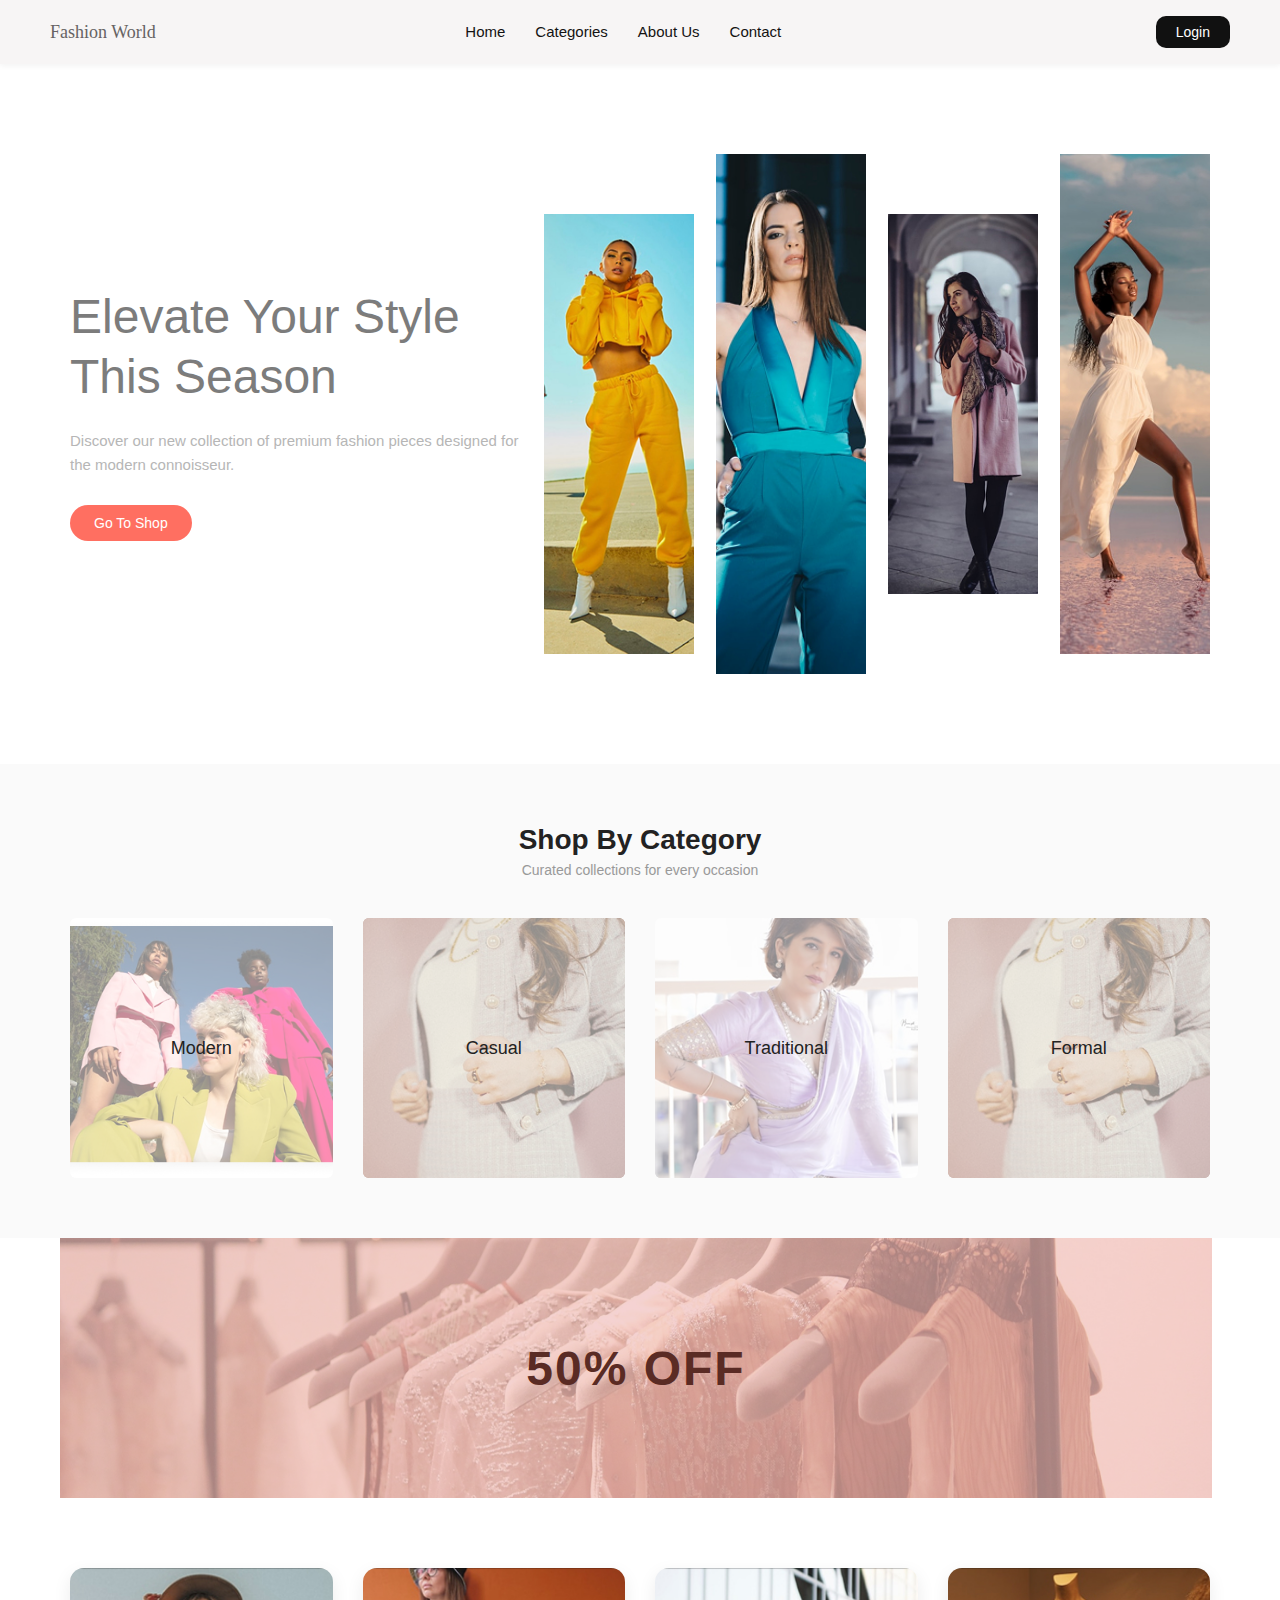
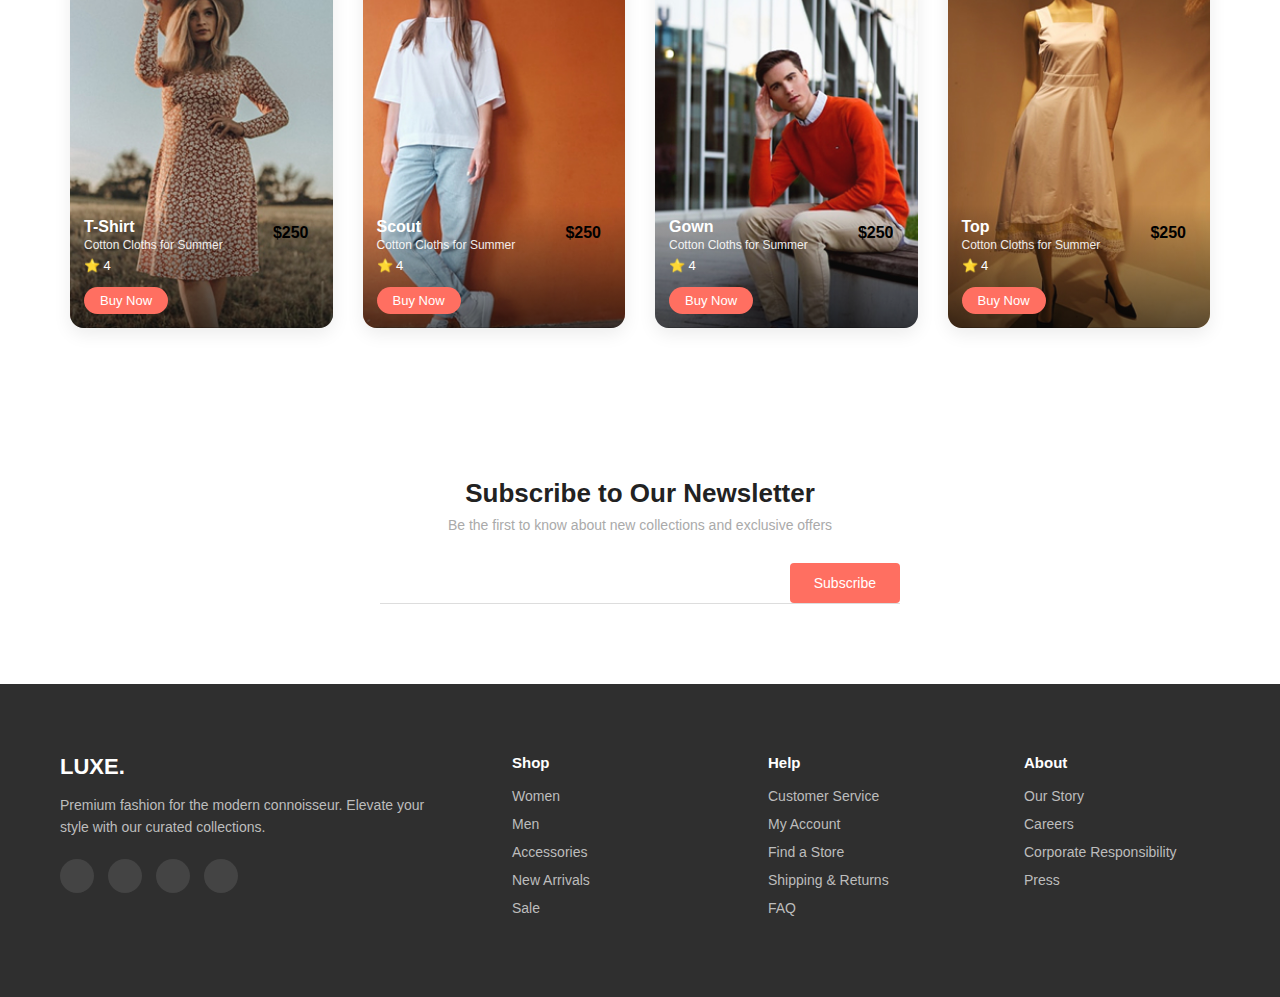
<file: index.html>
<!DOCTYPE html>
<html>
<head>
  <meta charset="UTF-8">
  <title>Redirecting…</title>
  <meta http-equiv="refresh" content="0; url=home.html">
</head>
<body>
  <p>If you are not redirected, <a href="home.html"></a>.</p>
</body>
</html>
</file>
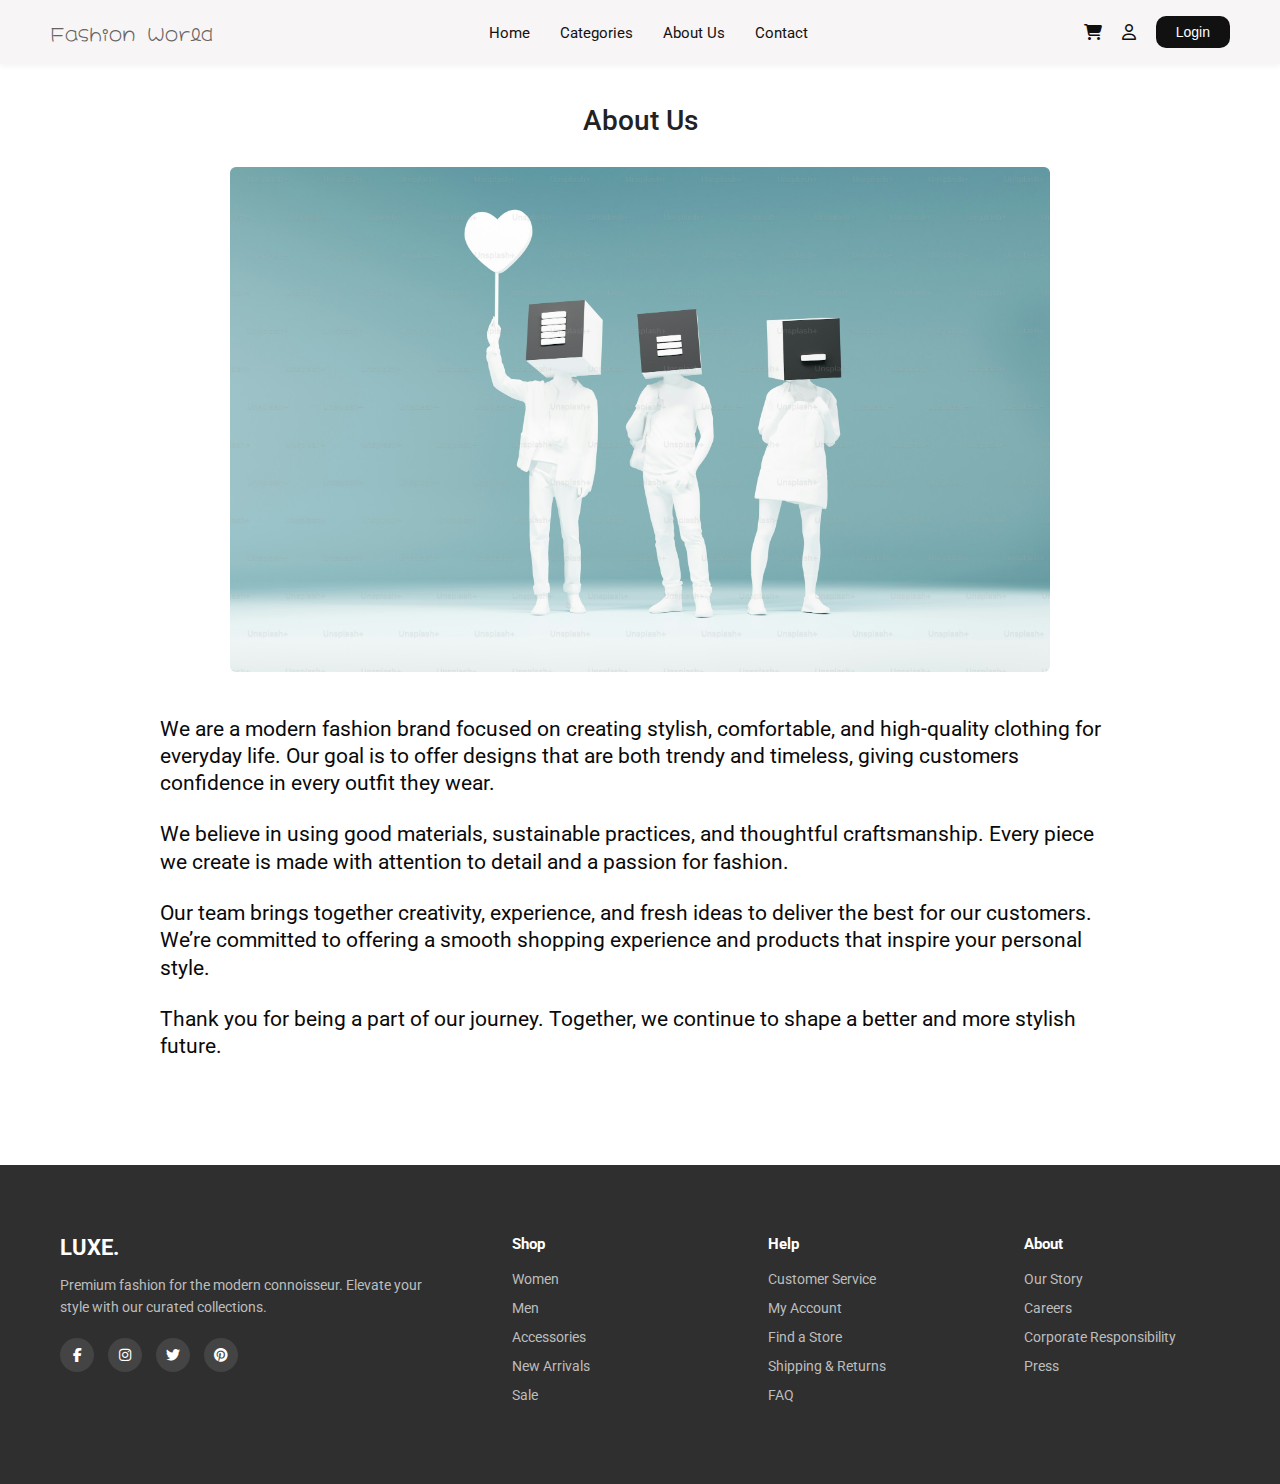
<file: about.html>
<!DOCTYPE html>
<html lang="en">
<head>
  <meta charset="UTF-8">
  <title>Fashion World</title>
<link rel="stylesheet" href="https://cdnjs.cloudflare.com/ajax/libs/font-awesome/6.5.1/css/all.min.css">
  <!-- Roboto Font -->
  <link href="https://fonts.googleapis.com/css2?family=Roboto:wght@300;400;500;700&display=swap" rel="stylesheet">
<!-- Hachi Maru Pop Font -->
  <link href="https://fonts.googleapis.com/css2?family=Hachi+Maru+Pop&display=swap" rel="stylesheet">

  <!-- Font Awesome Icons -->
  <link rel="stylesheet" href="https://cdnjs.cloudflare.com/ajax/libs/font-awesome/6.5.1/css/all.min.css">

  <link rel="stylesheet" href="style.css">
  <link rel="stylesheet" href="about.css">
</head>
<body>

  <nav class="navbar">
    <div class="logo">Fashion World</div>

    <ul class="nav-links">
      <li><a href="home.html">Home</a></li>
      <li><a href="all.html">Categories</a></li>
      <li><a href="about.html">About Us</a></li>
      <li><a href="contact.html">Contact</a></li>
    </ul>

    <div class="nav-icons">
      <i class="fa-solid fa-cart-shopping" onclick="window.location.href='cart.html'"></i>
      <i class="fa-regular fa-user"></i>
      <button class="login-btn">Login</button>
    </div>
  </nav>


<section class="about-page">
    <h1>About Us</h1>

    <div class="about-image">
      <img src="Images/21368810128bf9e0474c0bdbba7b36e5f8c402f3.jpg" alt="About Us">
    </div>
<div class="about-text">
  <p>
    We are a modern fashion brand focused on creating stylish, comfortable,
    and high-quality clothing for everyday life. Our goal is to offer designs
    that are both trendy and timeless, giving customers confidence in every
    outfit they wear.
  </p>

  <p>
    We believe in using good materials, sustainable practices, and thoughtful
    craftsmanship. Every piece we create is made with attention to detail and
    a passion for fashion.
  </p>

  <p>
    Our team brings together creativity, experience, and fresh ideas to deliver
    the best for our customers. We’re committed to offering a smooth shopping
    experience and products that inspire your personal style.
  </p>

  <p>
    Thank you for being a part of our journey. Together, we continue to shape
    a better and more stylish future.
  </p>
</div>

    
  </section>

  <!--Footer-->
<footer class="footer">
  <div class="footer-container">

    <!-- Brand -->
    <div class="footer-col brand">
      <h3>LUXE.</h3>
      <p>
        Premium fashion for the modern connoisseur.
        Elevate your style with our curated collections.
      </p>

      <div class="social-icons">
        <a href="#"><i class="fa-brands fa-facebook-f"></i></a>
        <a href="#"><i class="fa-brands fa-instagram"></i></a>
        <a href="#"><i class="fa-brands fa-twitter"></i></a>
        <a href="#"><i class="fa-brands fa-pinterest"></i></a>
      </div>
    </div>

    <!-- Shop -->
    <div class="footer-col">
      <h4>Shop</h4>
      <ul>
        <li><a href="#">Women</a></li>
        <li><a href="#">Men</a></li>
        <li><a href="#">Accessories</a></li>
        <li><a href="#">New Arrivals</a></li>
        <li><a href="#">Sale</a></li>
      </ul>
    </div>

    <!-- Help -->
    <div class="footer-col">
      <h4>Help</h4>
      <ul>
        <li><a href="#">Customer Service</a></li>
        <li><a href="#">My Account</a></li>
        <li><a href="#">Find a Store</a></li>
        <li><a href="#">Shipping & Returns</a></li>
        <li><a href="#">FAQ</a></li>
      </ul>
    </div>

    <!-- About -->
    <div class="footer-col">
      <h4>About</h4>
      <ul>
        <li><a href="#">Our Story</a></li>
        <li><a href="#">Careers</a></li>
        <li><a href="#">Corporate Responsibility</a></li>
        <li><a href="#">Press</a></li>
      </ul>
    </div>

  </div>
</footer>

</body>
</html>
</file>
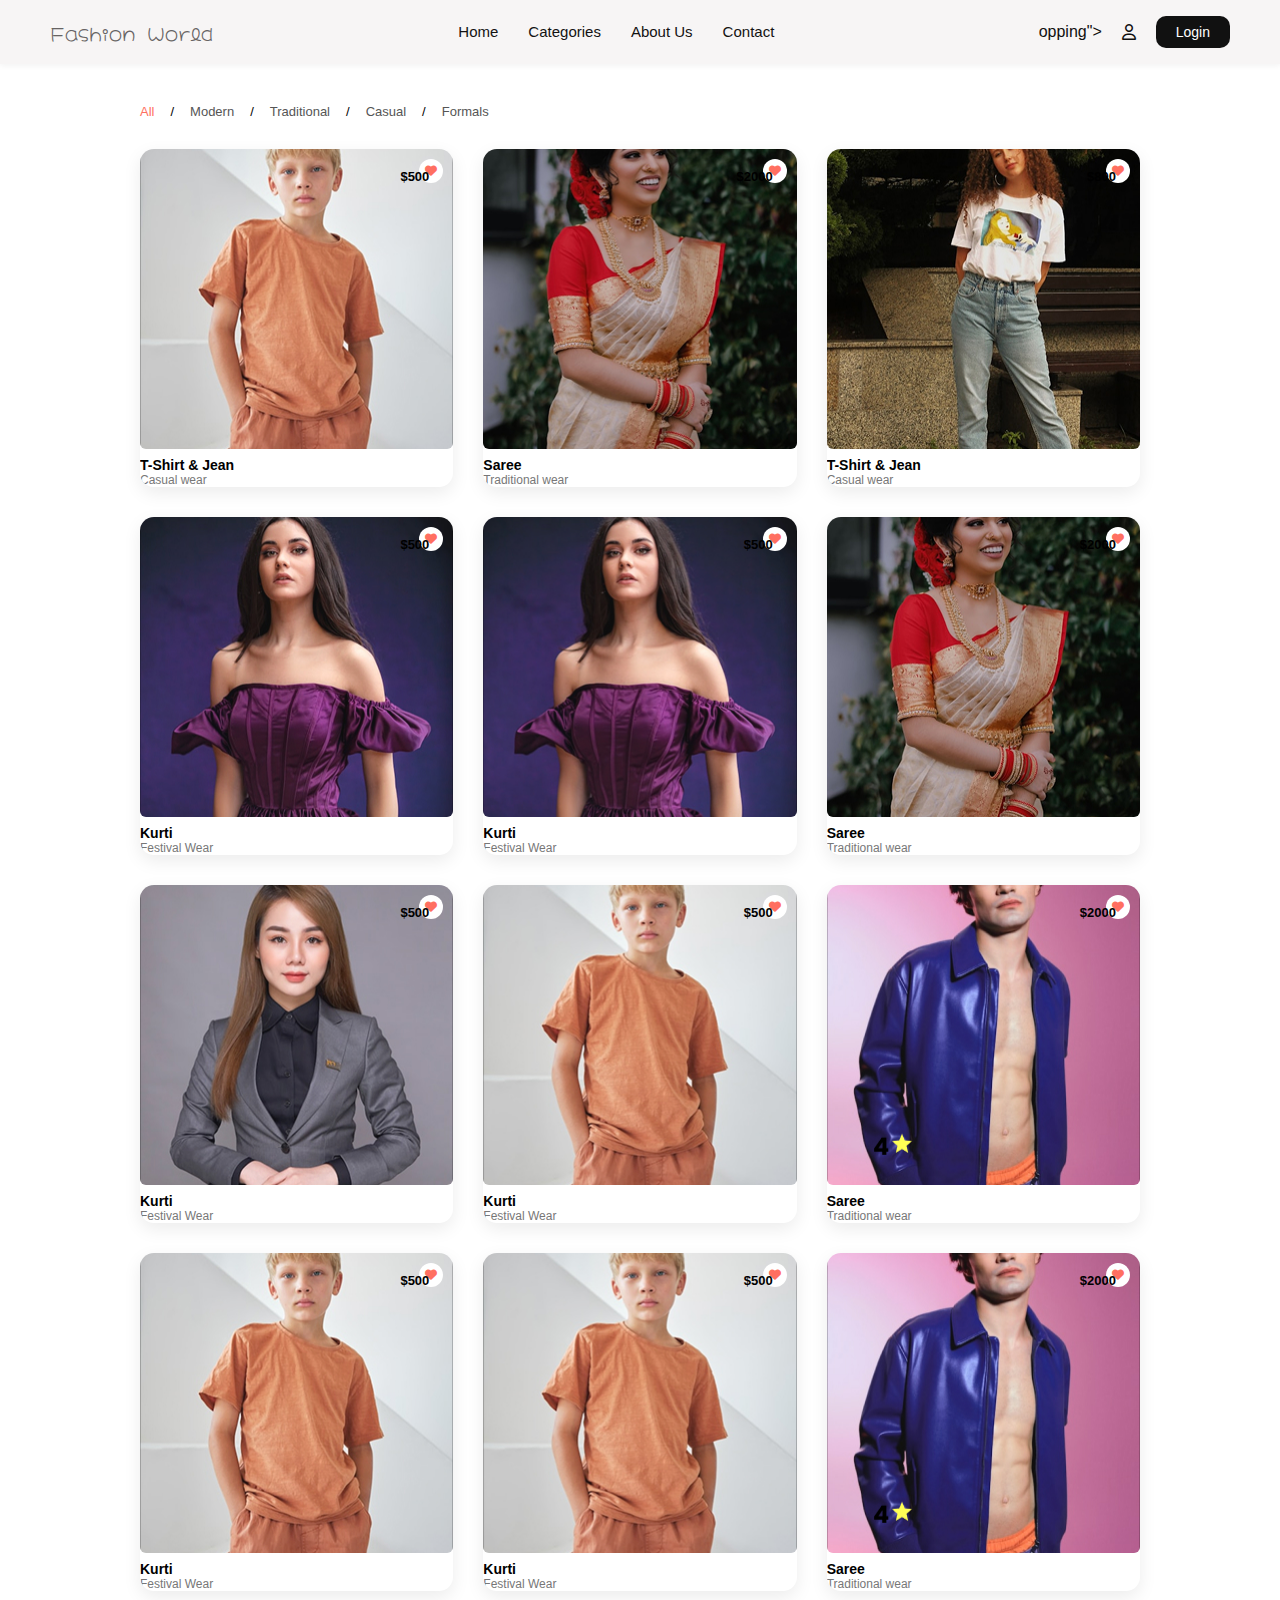
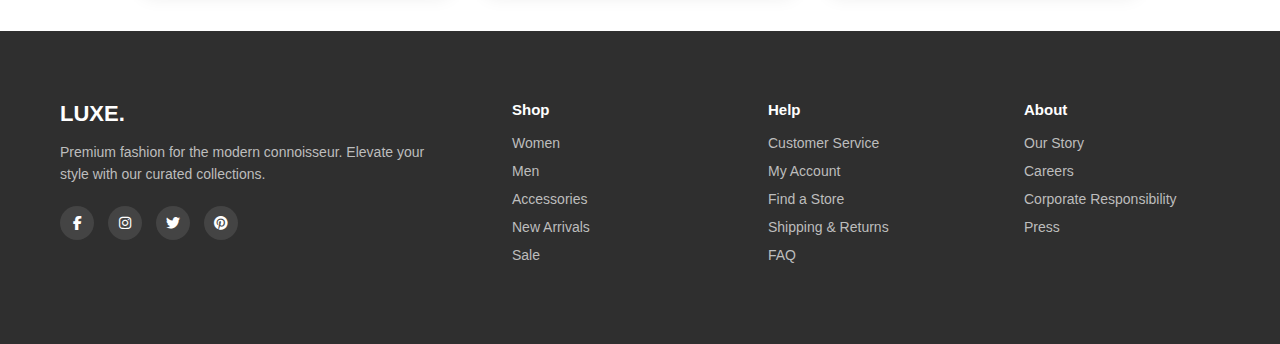
<file: all.html>
<!DOCTYPE html>
<html lang="en">
<head>
  <meta charset="UTF-8">
  <title>Fashion World</title>
<link rel="stylesheet" href="https://cdnjs.cloudflare.com/ajax/libs/font-awesome/6.5.1/css/all.min.css">
  <!-- Roboto Font -->
  <link href="https://fonts.googleapis.com/css2?family=Roboto:wght@300;400;500;700&display=swap" rel="stylesheet">
<!-- Hachi Maru Pop Font -->
  <link href="https://fonts.googleapis.com/css2?family=Hachi+Maru+Pop&display=swap" rel="stylesheet">

  <!-- Font Awesome Icons -->
  <link rel="stylesheet" href="https://cdnjs.cloudflare.com/ajax/libs/font-awesome/6.5.1/css/all.min.css">

  <link rel="stylesheet" href="style.css">
  <link rel="stylesheet" href="all.css">
  
</head>
<body>

  <nav class="navbar">
    <div class="logo">Fashion World</div>

    <ul class="nav-links">
      <li><a href="home.html">Home</a></li>
      <li><a href="all.html">Categories</a></li>
      <li><a href="about.html">About Us</a></li>
      <li><a href="contact.html">Contact</a></li>
    </ul>

    <div class="nav-icons">
      <i class="fa-solid fa-cart-sh<i class="fa-solid fa-cart-shopping" onclick="window.location.href='cart.html'"></i>opping"></i>
      <i class="fa-regular fa-user"></i>
      <button class="login-btn">Login</button>
    </div>
  </nav>


 
<div class="product-page">

  <!-- Category Filter -->
  <div class="filters">
    <a href="all.html" class="active" >All</a>/
    <a href="modern.html">Modern</a>/
    <a href="#">Traditional</a> /
    <a  href="#">Casual</a> /
    <a href="#">Formals</a>
  </div>

  <!-- Products Grid -->
  <div class="product-grid">

    <!-- Card -->
    <div class="product-card">
      <div class="img-box">
        <i class="fa-solid fa-heart"></i>
        <img src="Images/Frame 2698.jpg">
        <button>Buy Now</button>
      </div>
      <h4>T-Shirt & Jean</h4>
      <p>Casual wear</p>
      <span class="price">$500</span>
    </div>

    <div class="product-card">
      <div class="img-box">
        <i class="fa-solid fa-heart"></i>
        <img src="Images/Frame 2799.jpg">
        <button>Buy Now</button>
      </div>
      <h4>Saree</h4>
      <p>Traditional wear</p>
      <span class="price">$2000</span>
    </div>

    <div class="product-card">
      <div class="img-box">
        <i class="fa-solid fa-heart"></i>
        <img src="Images/Frame 2687.jpg">
        <button>Buy Now</button>
      </div>
      <h4>T-Shirt & Jean</h4>
      <p>Casual wear</p>
      <span class="price">$800</span>
    </div>

    <div class="product-card">
      <div class="img-box">
        <i class="fa-solid fa-heart"></i>
        <img src="Images/Frame 2663.jpg">
        <button>Buy Now</button>
      </div>
      <h4>Kurti</h4>
      <p>Festival Wear</p>
      <span class="price">$500</span>
    </div>

    <div class="product-card">
      <div class="img-box">
        <i class="fa-solid fa-heart"></i>
           <img src="Images/Frame 2663.jpg">
        <button>Buy Now</button>
      </div>
      <h4>Kurti</h4>
      <p>Festival Wear</p>
      <span class="price">$500</span>
    </div>

    <div class="product-card">
      <div class="img-box">
        <i class="fa-solid fa-heart"></i>
        <img src="Images/Frame 2799.jpg">
        <button onclick="window.location.href='checkout.html'">Buy Now</button>
      </div>
      <h4>Saree</h4>
      <p>Traditional wear</p>
      <span class="price">$2000</span>
    </div>

    <div class="product-card">
      <div class="img-box">
        <i class="fa-solid fa-heart"></i>
        <img src="Images/Frame 2851.jpg">
        <button onclick="window.location.href='checkout.html'">Buy Now</button>
      </div>
      <h4>Kurti</h4>
      <p>Festival Wear</p>
      <span class="price">$500</span>
    </div>

    <div class="product-card">
      <div class="img-box">
        <i class="fa-solid fa-heart"></i>
        <img src="Images/Frame 2698.jpg">
       <button onclick="window.location.href='checkout.html'">Buy Now</button>
      </div>
      <h4>Kurti</h4>
      <p>Festival Wear</p>
      <span class="price">$500</span>
    </div>

    <div class="product-card">
      <div class="img-box">
        <i class="fa-solid fa-heart"></i>
        <img src="Images/Frame 2808.jpg">
      <button onclick="window.location.href='checkout.html'">Buy Now</button>
      </div>
      <h4>Saree</h4>
      <p>Traditional wear</p>
      <span class="price">$2000</span>
    </div>

    <div class="product-card">
      <div class="img-box">
        <i class="fa-solid fa-heart"></i>
        <img src="Images/Frame 2698.jpg">
       <button onclick="window.location.href='checkout.html'">Buy Now</button>
      </div>
      <h4>Kurti</h4>
      <p>Festival Wear</p>
      <span class="price">$500</span>
    </div>

    <div class="product-card">
      <div class="img-box">
        <i class="fa-solid fa-heart"></i>
        <img src="Images/Frame 2698.jpg">
       <button onclick="window.location.href='checkout.html'">Buy Now</button>
      </div>
      <h4>Kurti</h4>
      <p>Festival Wear</p>
      <span class="price">$500</span>
    </div>

    <div class="product-card">
      <div class="img-box">
        <i class="fa-solid fa-heart"></i>
        <img src="Images/Frame 2808.jpg">
        <button onclick="window.location.href='checkout.html'">Buy Now</button>
      </div>
      <h4>Saree</h4>
      <p>Traditional wear</p>
      <span class="price">$2000</span>
    </div>

  </div>

</div>


  <!--Footer-->
<footer class="footer">
  <div class="footer-container">

    <!-- Brand -->
    <div class="footer-col brand">
      <h3>LUXE.</h3>
      <p>
        Premium fashion for the modern connoisseur.
        Elevate your style with our curated collections.
      </p>

      <div class="social-icons">
        <a href="#"><i class="fa-brands fa-facebook-f"></i></a>
        <a href="#"><i class="fa-brands fa-instagram"></i></a>
        <a href="#"><i class="fa-brands fa-twitter"></i></a>
        <a href="#"><i class="fa-brands fa-pinterest"></i></a>
      </div>
    </div>

    <!-- Shop -->
    <div class="footer-col">
      <h4>Shop</h4>
      <ul>
        <li><a href="#">Women</a></li>
        <li><a href="#">Men</a></li>
        <li><a href="#">Accessories</a></li>
        <li><a href="#">New Arrivals</a></li>
        <li><a href="#">Sale</a></li>
      </ul>
    </div>

    <!-- Help -->
    <div class="footer-col">
      <h4>Help</h4>
      <ul>
        <li><a href="#">Customer Service</a></li>
        <li><a href="#">My Account</a></li>
        <li><a href="#">Find a Store</a></li>
        <li><a href="#">Shipping & Returns</a></li>
        <li><a href="#">FAQ</a></li>
      </ul>
    </div>

    <!-- About -->
    <div class="footer-col">
      <h4>About</h4>
      <ul>
        <li><a href="#">Our Story</a></li>
        <li><a href="#">Careers</a></li>
        <li><a href="#">Corporate Responsibility</a></li>
        <li><a href="#">Press</a></li>
      </ul>
    </div>

  </div>
</footer>

</body>
</html>
</file>
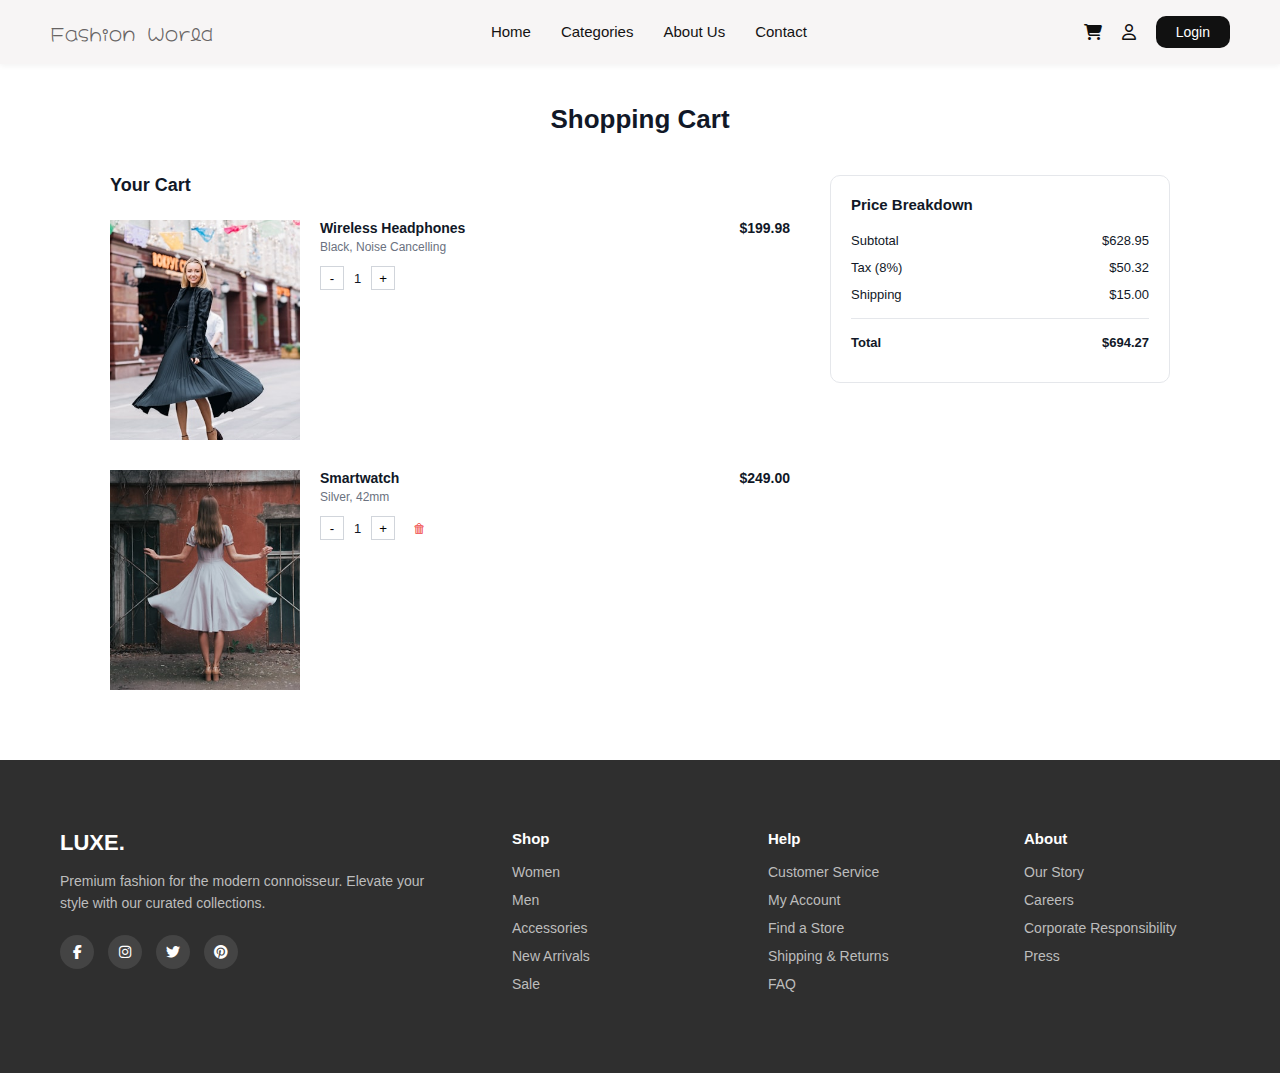
<file: cart.html>
<!DOCTYPE html>
<html lang="en">
<head>
  <meta charset="UTF-8">
  <title>Fashion World</title>
<link rel="stylesheet" href="https://cdnjs.cloudflare.com/ajax/libs/font-awesome/6.5.1/css/all.min.css">
  <!-- Roboto Font -->
  <link href="https://fonts.googleapis.com/css2?family=Roboto:wght@300;400;500;700&display=swap" rel="stylesheet">
<!-- Hachi Maru Pop Font -->
  <link href="https://fonts.googleapis.com/css2?family=Hachi+Maru+Pop&display=swap" rel="stylesheet">

  <!-- Font Awesome Icons -->
  <link rel="stylesheet" href="https://cdnjs.cloudflare.com/ajax/libs/font-awesome/6.5.1/css/all.min.css">

  <link rel="stylesheet" href="style.css">
  <link rel="stylesheet" href="cart.css">
</head>
<body>

  <nav class="navbar">
    <div class="logo">Fashion World</div>

    <ul class="nav-links">
      <li><a href="home.html">Home</a></li>
      <li><a href="all.html">Categories</a></li>
      <li><a href="about.html">About Us</a></li>
      <li><a href="contact.html">Contact</a></li>
    </ul>

    <div class="nav-icons">
      <i class="fa-solid fa-cart-shopping" onclick="window.location.href='cart.html'"></i>
      <i class="fa-regular fa-user"></i>
      <button class="login-btn">Login</button>
    </div>
  </nav>


<div class="cart-page">

  <h1>Shopping Cart</h1>

  <div class="cart-container">

    <!-- LEFT : CART ITEMS -->
    <div class="cart-items">
      <h2>Your Cart</h2>

      <!-- Item 1 -->
      <div class="cart-item">
        <img src="Images/80d1541e3572f04d14499df798cff490f2d9f073.jpg" alt="Wireless Headphones">

        <div class="item-details">
          <h4>Wireless Headphones</h4>
          <p>Black, Noise Cancelling</p>

          <div class="qty">
            <button>-</button>
            <span>1</span>
            <button>+</button>
          </div>
        </div>

        <div class="item-price">$199.98</div>
      </div>

      <!-- Item 2 -->
      <div class="cart-item">
        <img src="Images/87e63bfdb8954f3868207ff00cac12d753024c1a.jpg" alt="Smartwatch">

        <div class="item-details">
          <h4>Smartwatch</h4>
          <p>Silver, 42mm</p>

          <div class="qty">
            <button>-</button>
            <span>1</span>
            <button>+</button>
            <span class="delete">🗑</span>
          </div>
        </div>

        <div class="item-price">$249.00</div>
      </div>

    </div>

    <!-- RIGHT : PRICE SUMMARY -->
    <div class="price-box">
      <h3>Price Breakdown</h3>

      <div class="row">
        <span>Subtotal</span>
        <span>$628.95</span>
      </div>

      <div class="row">
        <span>Tax (8%)</span>
        <span>$50.32</span>
      </div>

      <div class="row">
        <span>Shipping</span>
        <span>$15.00</span>
      </div>

      <hr>

      <div class="row total">
        <span>Total</span>
        <span>$694.27</span>
      </div>
    </div>

  </div>

</div>
  <!--Footer-->
<footer class="footer">
  <div class="footer-container">

    <!-- Brand -->
    <div class="footer-col brand">
      <h3>LUXE.</h3>
      <p>
        Premium fashion for the modern connoisseur.
        Elevate your style with our curated collections.
      </p>

      <div class="social-icons">
        <a href="#"><i class="fa-brands fa-facebook-f"></i></a>
        <a href="#"><i class="fa-brands fa-instagram"></i></a>
        <a href="#"><i class="fa-brands fa-twitter"></i></a>
        <a href="#"><i class="fa-brands fa-pinterest"></i></a>
      </div>
    </div>

    <!-- Shop -->
    <div class="footer-col">
      <h4>Shop</h4>
      <ul>
        <li><a href="#">Women</a></li>
        <li><a href="#">Men</a></li>
        <li><a href="#">Accessories</a></li>
        <li><a href="#">New Arrivals</a></li>
        <li><a href="#">Sale</a></li>
      </ul>
    </div>

    <!-- Help -->
    <div class="footer-col">
      <h4>Help</h4>
      <ul>
        <li><a href="#">Customer Service</a></li>
        <li><a href="#">My Account</a></li>
        <li><a href="#">Find a Store</a></li>
        <li><a href="#">Shipping & Returns</a></li>
        <li><a href="#">FAQ</a></li>
      </ul>
    </div>

    <!-- About -->
    <div class="footer-col">
      <h4>About</h4>
      <ul>
        <li><a href="#">Our Story</a></li>
        <li><a href="#">Careers</a></li>
        <li><a href="#">Corporate Responsibility</a></li>
        <li><a href="#">Press</a></li>
      </ul>
    </div>

  </div>
</footer>

</body>
</html>
</file>
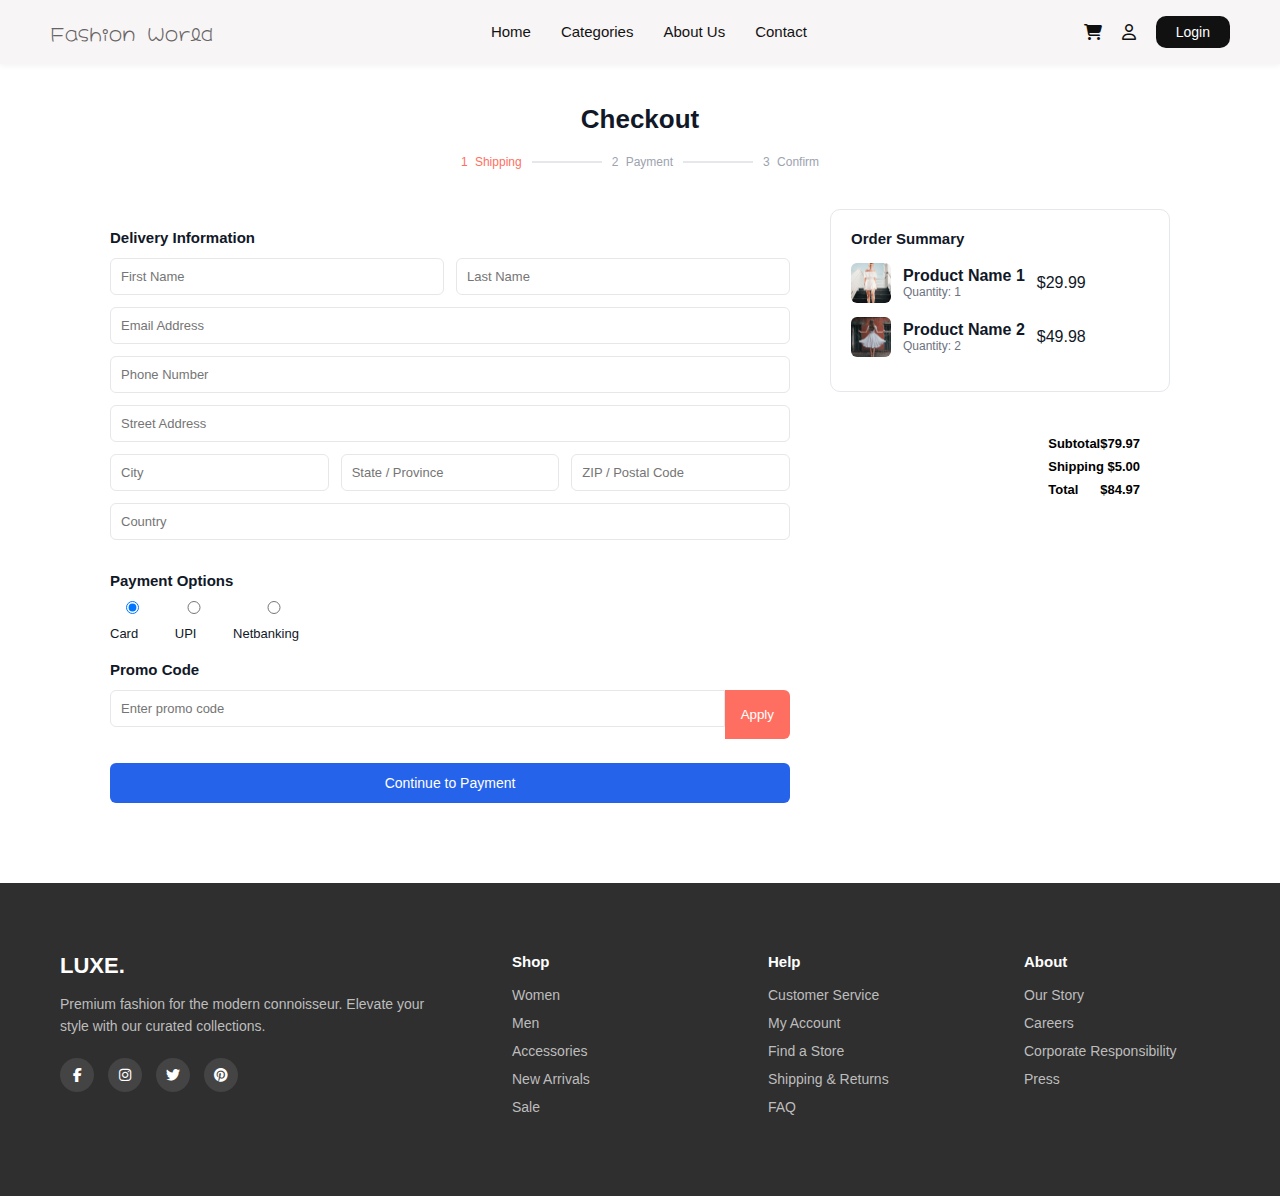
<file: checkout.html>
<!DOCTYPE html>
<html lang="en">
<head>
  <meta charset="UTF-8">
  <title>Fashion World</title>
<link rel="stylesheet" href="https://cdnjs.cloudflare.com/ajax/libs/font-awesome/6.5.1/css/all.min.css">
  <!-- Roboto Font -->
  <link href="https://fonts.googleapis.com/css2?family=Roboto:wght@300;400;500;700&display=swap" rel="stylesheet">
<!-- Hachi Maru Pop Font -->
  <link href="https://fonts.googleapis.com/css2?family=Hachi+Maru+Pop&display=swap" rel="stylesheet">

  <!-- Font Awesome Icons -->
  <link rel="stylesheet" href="https://cdnjs.cloudflare.com/ajax/libs/font-awesome/6.5.1/css/all.min.css">

  <link rel="stylesheet" href="style.css">
  <link rel="stylesheet" href="checkout.css">
</head>
<body>

  <nav class="navbar">
    <div class="logo">Fashion World</div>

    <ul class="nav-links">
      <li><a href="home.html">Home</a></li>
      <li><a href="all.html">Categories</a></li>
      <li><a href="about.html">About Us</a></li>
      <li><a href="contact.html">Contact</a></li>
    </ul>

    <div class="nav-icons">
      <i class="fa-solid fa-cart-shopping" onclick="window.location.href='cart.html'"></i>
      <i class="fa-regular fa-user"></i>
      <button class="login-btn">Login</button>
    </div>
  </nav>


<div class="checkout-page">

  <h1>Checkout</h1>

  <!-- Steps -->
  <div class="steps">
    <div class="step active">1 <span>Shipping</span></div>
    <div class="line"></div>
    <div class="step">2 <span>Payment</span></div>
    <div class="line"></div>
    <div class="step">3 <span>Confirm</span></div>
  </div>

  <div class="checkout-container">

    <!-- LEFT -->
    <div class="checkout-form">

      <h3>Delivery Information</h3>

      <div class="row">
        <input type="text" placeholder="First Name">
        <input type="text" placeholder="Last Name">
      </div>

      <input type="email" placeholder="Email Address">
      <input type="text" placeholder="Phone Number">
      <input type="text" placeholder="Street Address">

      <div class="row">
        <input type="text" placeholder="City">
        <input type="text" placeholder="State / Province">
        <input type="text" placeholder="ZIP / Postal Code">
      </div>

      <input type="text" placeholder="Country">

      <h3>Payment Options</h3>
      <div class="payment-options">
        <label><input type="radio" name="pay" checked> Card</label>
        <label><input type="radio" name="pay"> UPI</label>
        <label><input type="radio" name="pay"> Netbanking</label>
      </div>

      <h3>Promo Code</h3>
      <div class="promo">
        <input type="text" placeholder="Enter promo code">
        <button>Apply</button>
      </div>

      <button class="continue" onclick="window.location.href='paymentdetails.html'">Continue to Payment</button>
    </div>

    <!-- RIGHT -->
    <div class="order-summary">
      <h3>Order Summary</h3>

      <div class="summary-item">
        <img src="Images/c6397bbd9330088cb659cec36b7137ccdeef4000.jpg">
        <div>
          <strong>Product Name 1</strong>
          <p>Quantity: 1</p>
        </div>
        <span>$29.99</span>
      </div>

      <div class="summary-item">
        <img src="Images/87e63bfdb8954f3868207ff00cac12d753024c1a.jpg">
        <div>
          <strong>Product Name 2</strong>
          <p>Quantity: 2</p>
        </div>
        <span>$49.98</span>
      </div>
<div class="price">
        <div><span>Subtotal</span><span>$79.97</span></div>
        <div><span>Shipping</span><span>$5.00</span></div>
        <div class="total"><span>Total</span><span>$84.97</span></div>
      </div>
     
    </div>

  </div>
 
</div>

  <!--Footer-->
<footer class="footer">
  <div class="footer-container">

    <!-- Brand -->
    <div class="footer-col brand">
      <h3>LUXE.</h3>
      <p>
        Premium fashion for the modern connoisseur.
        Elevate your style with our curated collections.
      </p>

      <div class="social-icons">
        <a href="#"><i class="fa-brands fa-facebook-f"></i></a>
        <a href="#"><i class="fa-brands fa-instagram"></i></a>
        <a href="#"><i class="fa-brands fa-twitter"></i></a>
        <a href="#"><i class="fa-brands fa-pinterest"></i></a>
      </div>
    </div>

    <!-- Shop -->
    <div class="footer-col">
      <h4>Shop</h4>
      <ul>
        <li><a href="#">Women</a></li>
        <li><a href="#">Men</a></li>
        <li><a href="#">Accessories</a></li>
        <li><a href="#">New Arrivals</a></li>
        <li><a href="#">Sale</a></li>
      </ul>
    </div>

    <!-- Help -->
    <div class="footer-col">
      <h4>Help</h4>
      <ul>
        <li><a href="#">Customer Service</a></li>
        <li><a href="#">My Account</a></li>
        <li><a href="#">Find a Store</a></li>
        <li><a href="#">Shipping & Returns</a></li>
        <li><a href="#">FAQ</a></li>
      </ul>
    </div>

    <!-- About -->
    <div class="footer-col">
      <h4>About</h4>
      <ul>
        <li><a href="#">Our Story</a></li>
        <li><a href="#">Careers</a></li>
        <li><a href="#">Corporate Responsibility</a></li>
        <li><a href="#">Press</a></li>
      </ul>
    </div>

  </div>
</footer>

</body>
</html>
</file>
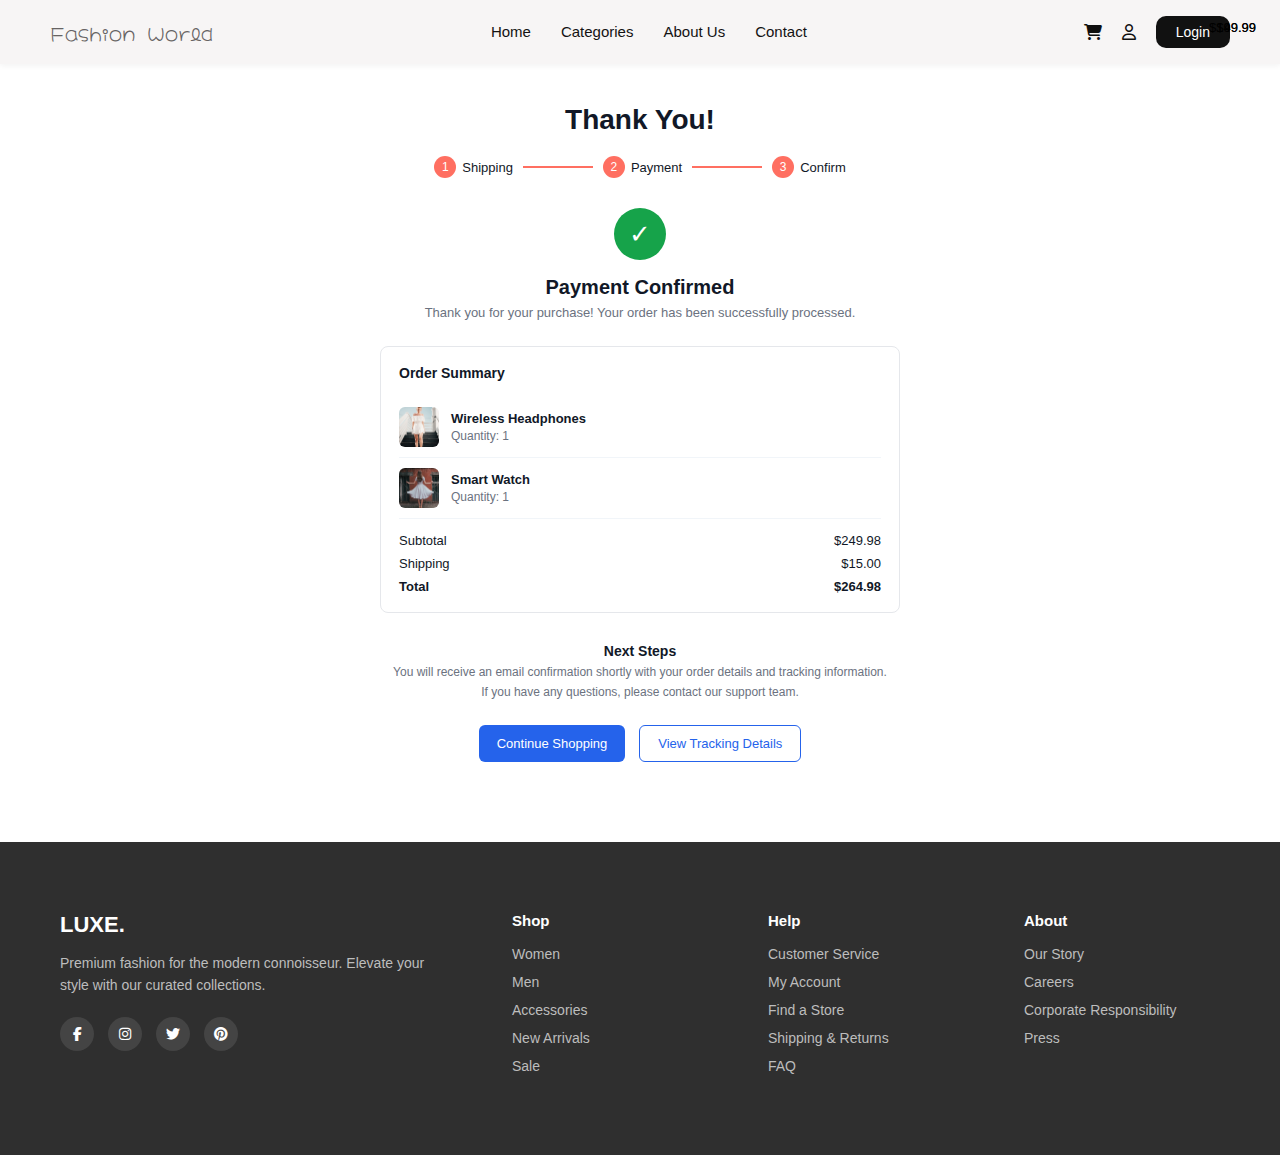
<file: confirmpay.html>
<!DOCTYPE html>
<html lang="en">
<head>
  <meta charset="UTF-8">
  <title>Fashion World</title>
<link rel="stylesheet" href="https://cdnjs.cloudflare.com/ajax/libs/font-awesome/6.5.1/css/all.min.css">
  <!-- Roboto Font -->
  <link href="https://fonts.googleapis.com/css2?family=Roboto:wght@300;400;500;700&display=swap" rel="stylesheet">
<!-- Hachi Maru Pop Font -->
  <link href="https://fonts.googleapis.com/css2?family=Hachi+Maru+Pop&display=swap" rel="stylesheet">

  <!-- Font Awesome Icons -->
  <link rel="stylesheet" href="https://cdnjs.cloudflare.com/ajax/libs/font-awesome/6.5.1/css/all.min.css">

  <link rel="stylesheet" href="style.css">
  <link rel="stylesheet" href="confirmpay.css">
</head>
<body>

  <nav class="navbar">
    <div class="logo">Fashion World</div>

    <ul class="nav-links">
      <li><a href="home.html">Home</a></li>
      <li><a href="all.html">Categories</a></li>
      <li><a href="about.html">About Us</a></li>
      <li><a href="contact.html">Contact</a></li>
    </ul>

    <div class="nav-icons">
      <i class="fa-solid fa-cart-shopping" onclick="window.location.href='cart.html'"></i>
      <i class="fa-regular fa-user"></i>
      <button class="login-btn">Login</button>
    </div>
  </nav>


<div class="page">

  <!-- Title -->
  <h1 class="title">Thank You!</h1>

  <!-- Steps -->
  <div class="steps">
    <div class="step active">
      <span class="circle">1</span>
      <span class="label">Shipping</span>
    </div>

    <div class="line"></div>

    <div class="step active">
      <span class="circle">2</span>
      <span class="label">Payment</span>
    </div>

    <div class="line"></div>

    <div class="step active">
      <span class="circle">3</span>
      <span class="label">Confirm</span>
    </div>
  </div>

  <!-- Success Icon -->
  <div class="success-icon">
    ✓
  </div>

  <!-- Message -->
  <h2 class="success-title">Payment Confirmed</h2>
  <p class="success-text">
    Thank you for your purchase! Your order has been successfully processed.
  </p>

  <!-- Order Summary -->
  <div class="order-card">
    <h3>Order Summary</h3>

    <div class="order-item">
      <img src="Images/c6397bbd9330088cb659cec36b7137ccdeef4000.jpg" alt="">
      <div class="item-info">
        <strong>Wireless Headphones</strong>
        <span>Quantity: 1</span>
      </div>
      <span class="price">$99.99</span>
    </div>

    <div class="order-item">
      <img src="Images/87e63bfdb8954f3868207ff00cac12d753024c1a.jpg" alt="">
      <div class="item-info">
        <strong>Smart Watch</strong>
        <span>Quantity: 1</span>
      </div>
      <span class="price">$149.99</span>
    </div>

    <div class="summary">
      <div><span>Subtotal</span><span>$249.98</span></div>
      <div><span>Shipping</span><span>$15.00</span></div>
      <div class="total"><span>Total</span><span>$264.98</span></div>
    </div>
  </div>

  <!-- Next Steps -->
  <div class="next-steps">
    <h4>Next Steps</h4>
    <p>
      You will receive an email confirmation shortly with your order details and
      tracking information.
    </p>
    <p>If you have any questions, please contact our support team.</p>
  </div>

  <!-- Buttons -->
  <div class="actions">
    <button class="btn primary" onclick="window.location.href='all.html'">Continue Shopping</button>
    <button class="btn secondary" onclick="window.location.href='ordertrack.html'">View Tracking Details</button>
  </div>

</div>


  <!--Footer-->
<footer class="footer">
  <div class="footer-container">

    <!-- Brand -->
    <div class="footer-col brand">
      <h3>LUXE.</h3>
      <p>
        Premium fashion for the modern connoisseur.
        Elevate your style with our curated collections.
      </p>

      <div class="social-icons">
        <a href="#"><i class="fa-brands fa-facebook-f"></i></a>
        <a href="#"><i class="fa-brands fa-instagram"></i></a>
        <a href="#"><i class="fa-brands fa-twitter"></i></a>
        <a href="#"><i class="fa-brands fa-pinterest"></i></a>
      </div>
    </div>

    <!-- Shop -->
    <div class="footer-col">
      <h4>Shop</h4>
      <ul>
        <li><a href="#">Women</a></li>
        <li><a href="#">Men</a></li>
        <li><a href="#">Accessories</a></li>
        <li><a href="#">New Arrivals</a></li>
        <li><a href="#">Sale</a></li>
      </ul>
    </div>

    <!-- Help -->
    <div class="footer-col">
      <h4>Help</h4>
      <ul>
        <li><a href="#">Customer Service</a></li>
        <li><a href="#">My Account</a></li>
        <li><a href="#">Find a Store</a></li>
        <li><a href="#">Shipping & Returns</a></li>
        <li><a href="#">FAQ</a></li>
      </ul>
    </div>

    <!-- About -->
    <div class="footer-col">
      <h4>About</h4>
      <ul>
        <li><a href="#">Our Story</a></li>
        <li><a href="#">Careers</a></li>
        <li><a href="#">Corporate Responsibility</a></li>
        <li><a href="#">Press</a></li>
      </ul>
    </div>

  </div>
</footer>

</body>
</html>
</file>
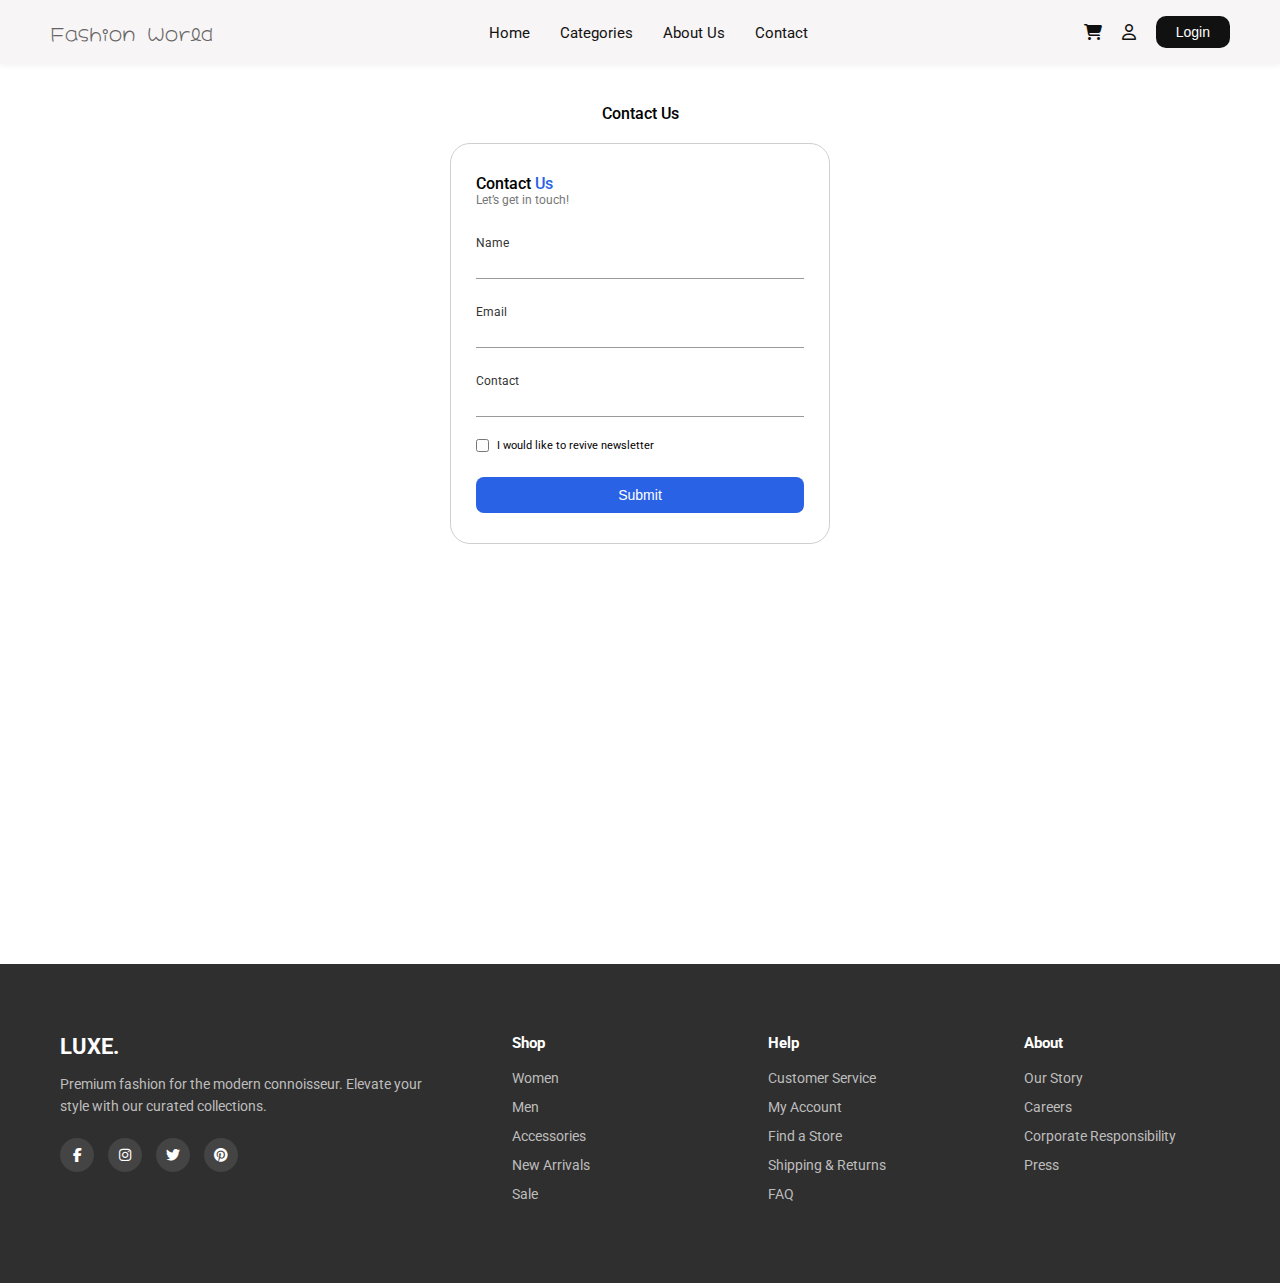
<file: contact.html>
<!DOCTYPE html>
<html lang="en">
<head>
  <meta charset="UTF-8">
  <title>Fashion World</title>
<link rel="stylesheet" href="https://cdnjs.cloudflare.com/ajax/libs/font-awesome/6.5.1/css/all.min.css">
  <!-- Roboto Font -->
  <link href="https://fonts.googleapis.com/css2?family=Roboto:wght@300;400;500;700&display=swap" rel="stylesheet">
<!-- Hachi Maru Pop Font -->
  <link href="https://fonts.googleapis.com/css2?family=Hachi+Maru+Pop&display=swap" rel="stylesheet">

  <!-- Font Awesome Icons -->
  <link rel="stylesheet" href="https://cdnjs.cloudflare.com/ajax/libs/font-awesome/6.5.1/css/all.min.css">

  <link rel="stylesheet" href="style.css">
  <link rel="stylesheet" href="contact.css">
</head>
<body>

  <nav class="navbar">
    <div class="logo">Fashion World</div>

    <ul class="nav-links">
      <li><a href="home.html">Home</a></li>
      <li><a href="all.html">Categories</a></li>
      <li><a href="about.html">About Us</a></li>
      <li><a href="contact.html">Contact</a></li>
    </ul>

    <div class="nav-icons">
     <i class="fa-solid fa-cart-shopping" onclick="window.location.href='cart.html'"></i>
      <i class="fa-regular fa-user"></i>
      <button class="login-btn">Login</button>
    </div>
  </nav>


<div class="contact-page">
    <h2 class="page-title">Contact Us</h2>

    <div class="contact-card">
      <h3>Contact <span>Us</span></h3>
      <p class="subtitle">Let’s get in touch!</p>

      <form>
        <div class="field">
          <label>Name</label>
          <input type="text">
        </div>

        <div class="field">
          <label>Email</label>
          <input type="email">
        </div>

        <div class="field">
          <label>Contact</label>
          <input type="text">
        </div>

        <div class="checkbox">
          <input type="checkbox" id="news">
          <label for="news">I would like to revive newsletter</label>
        </div>

        <button type="submit">Submit</button>
      </form>
    </div>
  </div>


  <!--Footer-->
<footer class="footer">
  <div class="footer-container">

    <!-- Brand -->
    <div class="footer-col brand">
      <h3>LUXE.</h3>
      <p>
        Premium fashion for the modern connoisseur.
        Elevate your style with our curated collections.
      </p>

      <div class="social-icons">
        <a href="#"><i class="fa-brands fa-facebook-f"></i></a>
        <a href="#"><i class="fa-brands fa-instagram"></i></a>
        <a href="#"><i class="fa-brands fa-twitter"></i></a>
        <a href="#"><i class="fa-brands fa-pinterest"></i></a>
      </div>
    </div>

    <!-- Shop -->
    <div class="footer-col">
      <h4>Shop</h4>
      <ul>
        <li><a href="#">Women</a></li>
        <li><a href="#">Men</a></li>
        <li><a href="#">Accessories</a></li>
        <li><a href="#">New Arrivals</a></li>
        <li><a href="#">Sale</a></li>
      </ul>
    </div>

    <!-- Help -->
    <div class="footer-col">
      <h4>Help</h4>
      <ul>
        <li><a href="#">Customer Service</a></li>
        <li><a href="#">My Account</a></li>
        <li><a href="#">Find a Store</a></li>
        <li><a href="#">Shipping & Returns</a></li>
        <li><a href="#">FAQ</a></li>
      </ul>
    </div>

    <!-- About -->
    <div class="footer-col">
      <h4>About</h4>
      <ul>
        <li><a href="#">Our Story</a></li>
        <li><a href="#">Careers</a></li>
        <li><a href="#">Corporate Responsibility</a></li>
        <li><a href="#">Press</a></li>
      </ul>
    </div>

  </div>
</footer>

</body>
</html>
</file>
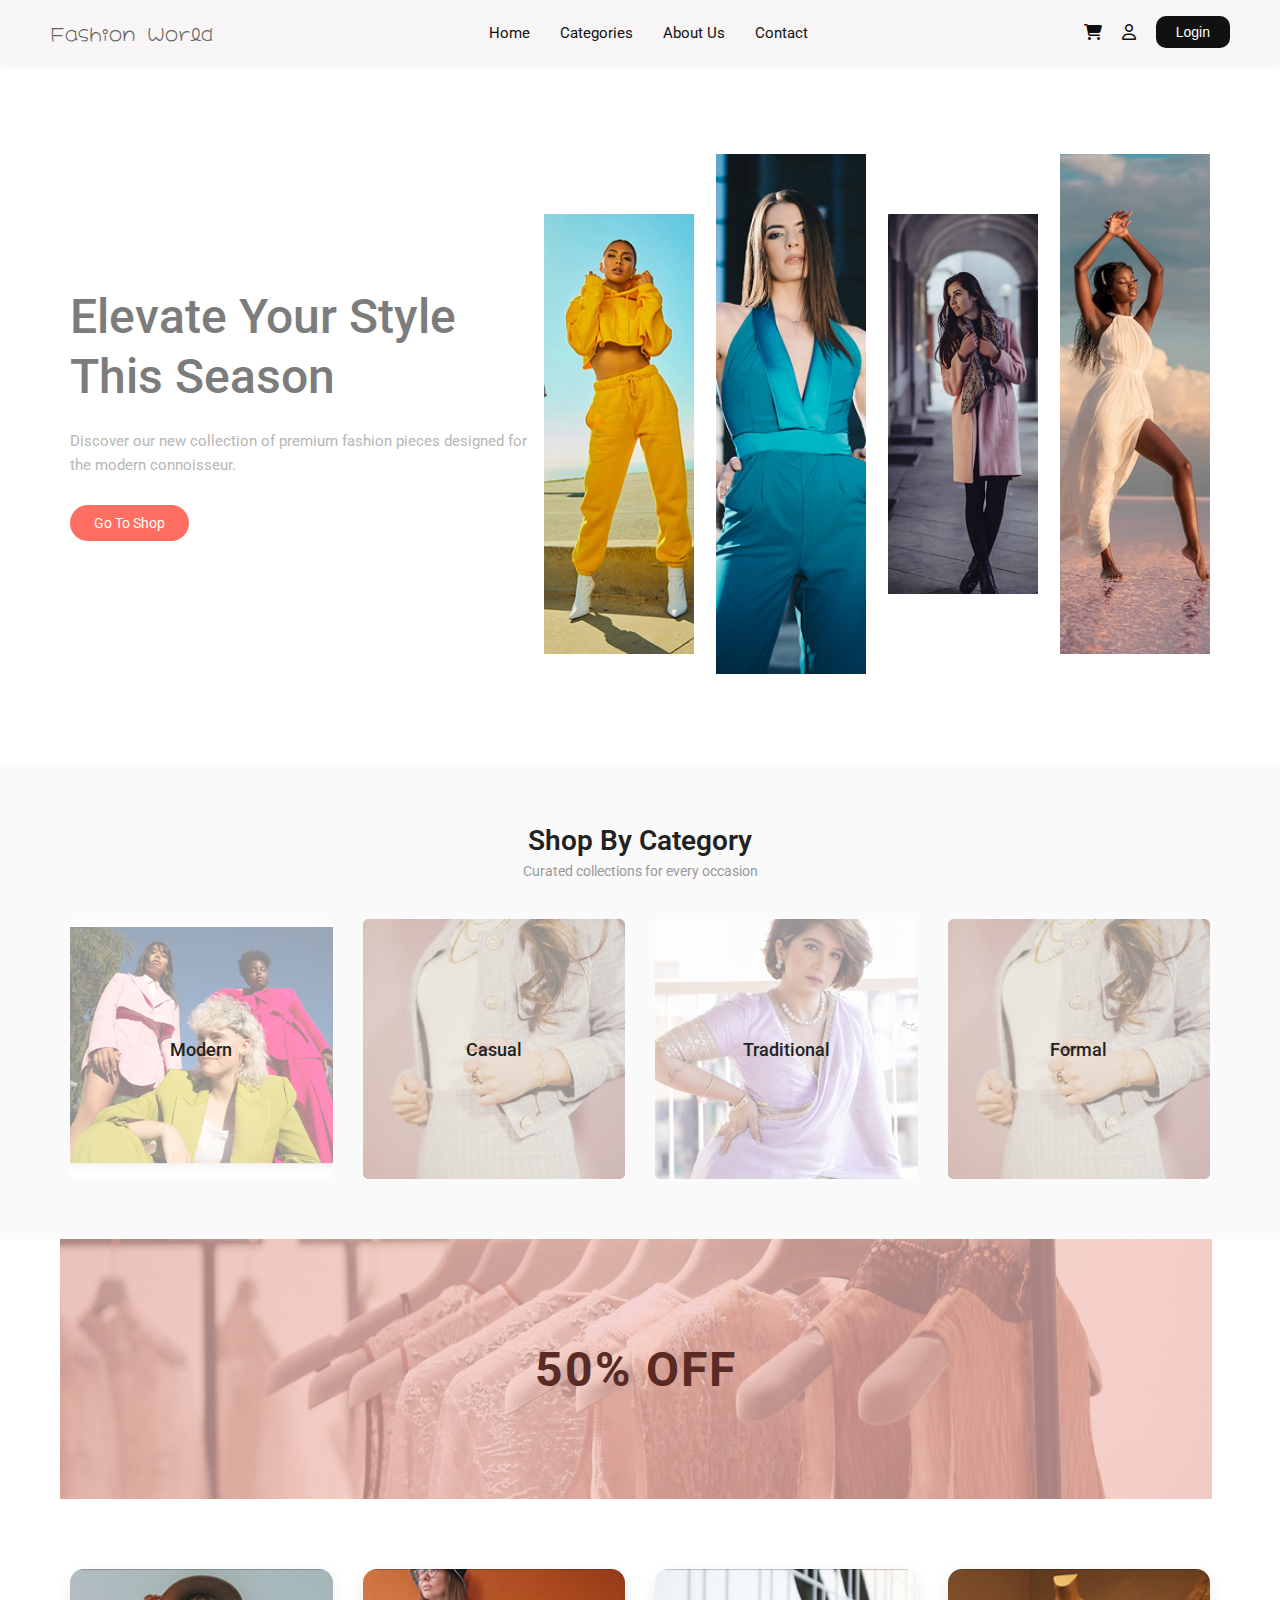
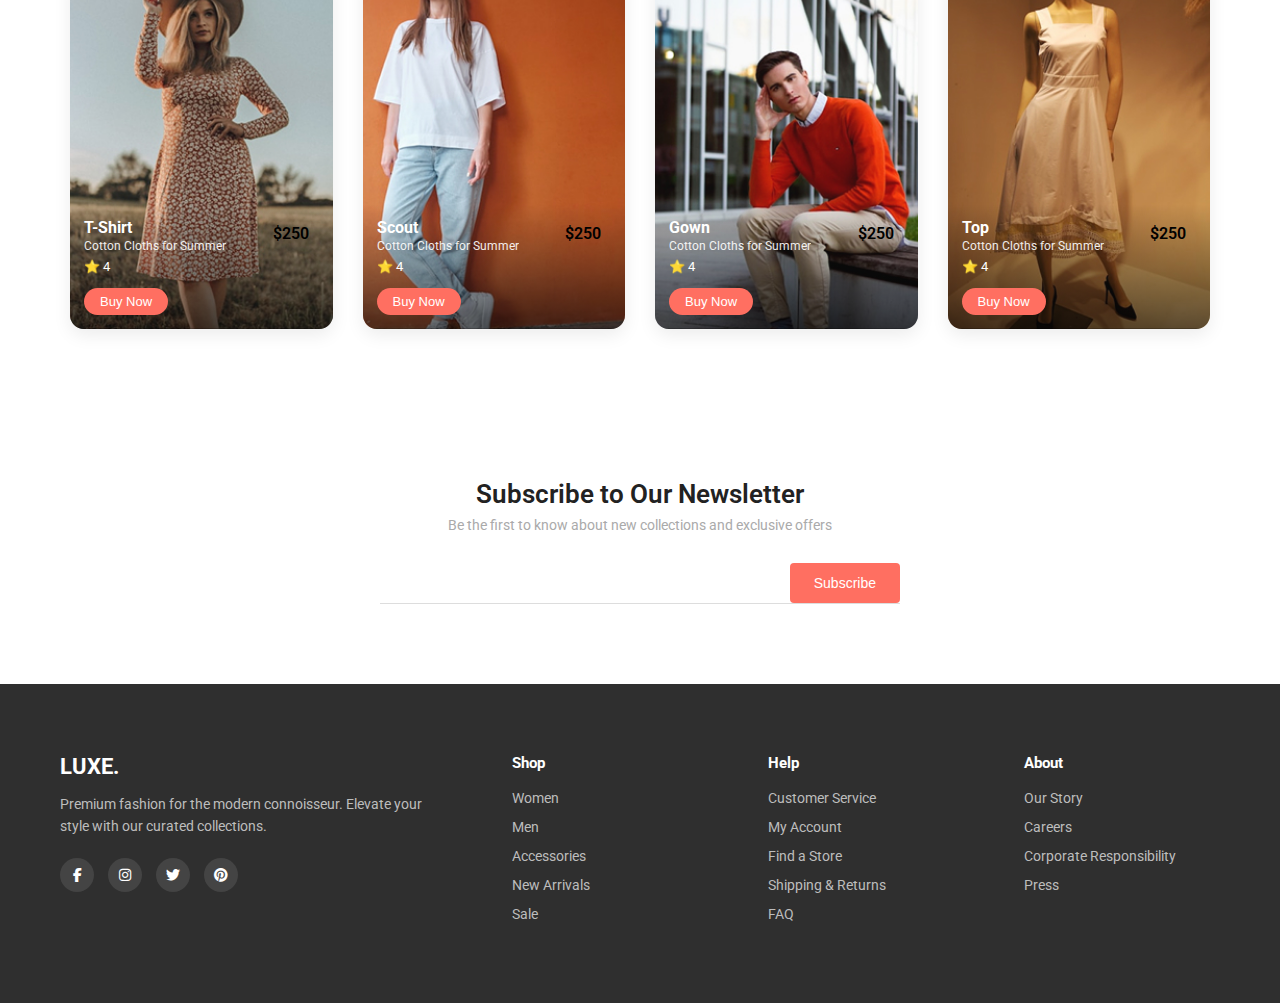
<file: home.html>
<!DOCTYPE html>
<html lang="en">
<head>
  <meta charset="UTF-8">
  <title>Fashion World</title>
<link rel="stylesheet" href="https://cdnjs.cloudflare.com/ajax/libs/font-awesome/6.5.1/css/all.min.css">
  <!-- Roboto Font -->
  <link href="https://fonts.googleapis.com/css2?family=Roboto:wght@300;400;500;700&display=swap" rel="stylesheet">
<!-- Hachi Maru Pop Font -->
  <link href="https://fonts.googleapis.com/css2?family=Hachi+Maru+Pop&display=swap" rel="stylesheet">

  <!-- Font Awesome Icons -->
  <link rel="stylesheet" href="https://cdnjs.cloudflare.com/ajax/libs/font-awesome/6.5.1/css/all.min.css">

  <link rel="stylesheet" href="style.css">
</head>
<body>

  <nav class="navbar">
    <div class="logo">Fashion World</div>

    <ul class="nav-links">
      <li><a href="home.html">Home</a></li>
      <li><a href="all.html">Categories</a></li>
      <li><a href="about.html">About Us</a></li>
      <li><a href="contact.html">Contact</a></li>
    </ul>

    <div class="nav-icons">
     <i class="fa-solid fa-cart-shopping" onclick="window.location.href='cart.html'"></i>
      <i class="fa-regular fa-user"></i>
      <button class="login-btn">Login</button>
    </div>
  </nav>

<section class="hero">
  <div class="hero-left">
    <h1>Elevate Your Style This Season</h1>

    <p>
      Discover our new collection of premium fashion pieces
      designed for the modern connoisseur.
    </p>

    <a href="#" class="hero-btn">Go To Shop</a>
  </div>

  <div class="hero-right">
    <img src="Images/Frame 2656.jpg" class="img-1" alt="">
    <img src="Images/Frame 2657.jpg" class="img-2" alt="">
    <img src="Images/Frame 2658.jpg" class="img-3" alt="">
    <img src="Images/Frame 2659.jpg" class="img-4" alt="">
  </div>
</section>
<section class="category-section">
  <div class="category-header">
    <h2>Shop By Category</h2>
    <p>Curated collections for every occasion</p>
  </div>

  <div class="category-grid">
    <div class="category-card">
      <img src="Images/Default.jpg" alt="Modern">
      <div class="overlay">Modern</div>
    </div>

    <div class="category-card">
      <img src="Images/Container+Shadow+BackgroundColor (1).jpg" alt="Casual">
      <div class="overlay">Casual</div>
    </div>

    <div class="category-card">
      <img src="Images/Container+Shadow+BackgroundColor (2).jpg" alt="Traditional">
      <div class="overlay">Traditional</div>
    </div>

    <div class="category-card">
      <img src="Images/Container+Shadow+BackgroundColor (1).jpg" alt="Formal">
      <div class="overlay">Formal</div>
    </div>
  </div>
</section>

<section class="offer-banner">
  <div class="offer-overlay">
    <h2>50% OFF</h2>
  </div>
</section>
<section class="products">
  <div class="product-grid">

    <div class="product-card">
      <img src="Images/Frame 2806.jpg" alt="T-Shirt">
      <div class="product-info">
        <h4>T-Shirt</h4>
        <p>Cotton Cloths for Summer</p>
        <div class="rating">⭐ 4</div>
        <span class="price">$250</span>
        <button onclick="window.location.href='checkout.html'">Buy Now</button>
      </div>
    </div>

    <div class="product-card">
      <img src="Images/Frame 2664.jpg" alt="Scout">
      <div class="product-info">
        <h4>Scout</h4>
        <p>Cotton Cloths for Summer</p>
        <div class="rating">⭐ 4</div>
        <span class="price">$250</span>
        <button onclick="window.location.href='checkout.html'">Buy Now</button>
      </div>
    </div>

    <div class="product-card">
      <img src="Images/Frame 2665.jpg" alt="Gown">
      <div class="product-info">
        <h4>Gown</h4>
        <p>Cotton Cloths for Summer</p>
        <div class="rating">⭐ 4</div>
        <span class="price">$250</span>
       <button onclick="window.location.href='checkout.html'">Buy Now</button>
      </div>
    </div>

    <div class="product-card">
      <img src="Images/Frame 2807.jpg" alt="Top">
      <div class="product-info">
        <h4>Top</h4>
        <p>Cotton Cloths for Summer</p>
        <div class="rating">⭐ 4</div>
        <span class="price">$250</span>
      <button onclick="window.location.href='checkout.html'">Buy Now</button>
      </div>
    </div>

  </div>
</section>

<section class="newsletter">
  <h2>Subscribe to Our Newsletter</h2>
  <p>Be the first to know about new collections and exclusive offers</p>

  <form class="newsletter-form">
    <input type="email" >
    <button type="submit">Subscribe</button>
  </form>
</section>

<!--Footer-->
<footer class="footer">
  <div class="footer-container">

    <!-- Brand -->
    <div class="footer-col brand">
      <h3>LUXE.</h3>
      <p>
        Premium fashion for the modern connoisseur.
        Elevate your style with our curated collections.
      </p>

      <div class="social-icons">
        <a href="#"><i class="fa-brands fa-facebook-f"></i></a>
        <a href="#"><i class="fa-brands fa-instagram"></i></a>
        <a href="#"><i class="fa-brands fa-twitter"></i></a>
        <a href="#"><i class="fa-brands fa-pinterest"></i></a>
      </div>
    </div>

    <!-- Shop -->
    <div class="footer-col">
      <h4>Shop</h4>
      <ul>
        <li><a href="#">Women</a></li>
        <li><a href="#">Men</a></li>
        <li><a href="#">Accessories</a></li>
        <li><a href="#">New Arrivals</a></li>
        <li><a href="#">Sale</a></li>
      </ul>
    </div>

    <!-- Help -->
    <div class="footer-col">
      <h4>Help</h4>
      <ul>
        <li><a href="#">Customer Service</a></li>
        <li><a href="#">My Account</a></li>
        <li><a href="#">Find a Store</a></li>
        <li><a href="#">Shipping & Returns</a></li>
        <li><a href="#">FAQ</a></li>
      </ul>
    </div>

    <!-- About -->
    <div class="footer-col">
      <h4>About</h4>
      <ul>
        <li><a href="#">Our Story</a></li>
        <li><a href="#">Careers</a></li>
        <li><a href="#">Corporate Responsibility</a></li>
        <li><a href="#">Press</a></li>
      </ul>
    </div>

  </div>
</footer>

</body>
</html>
</file>
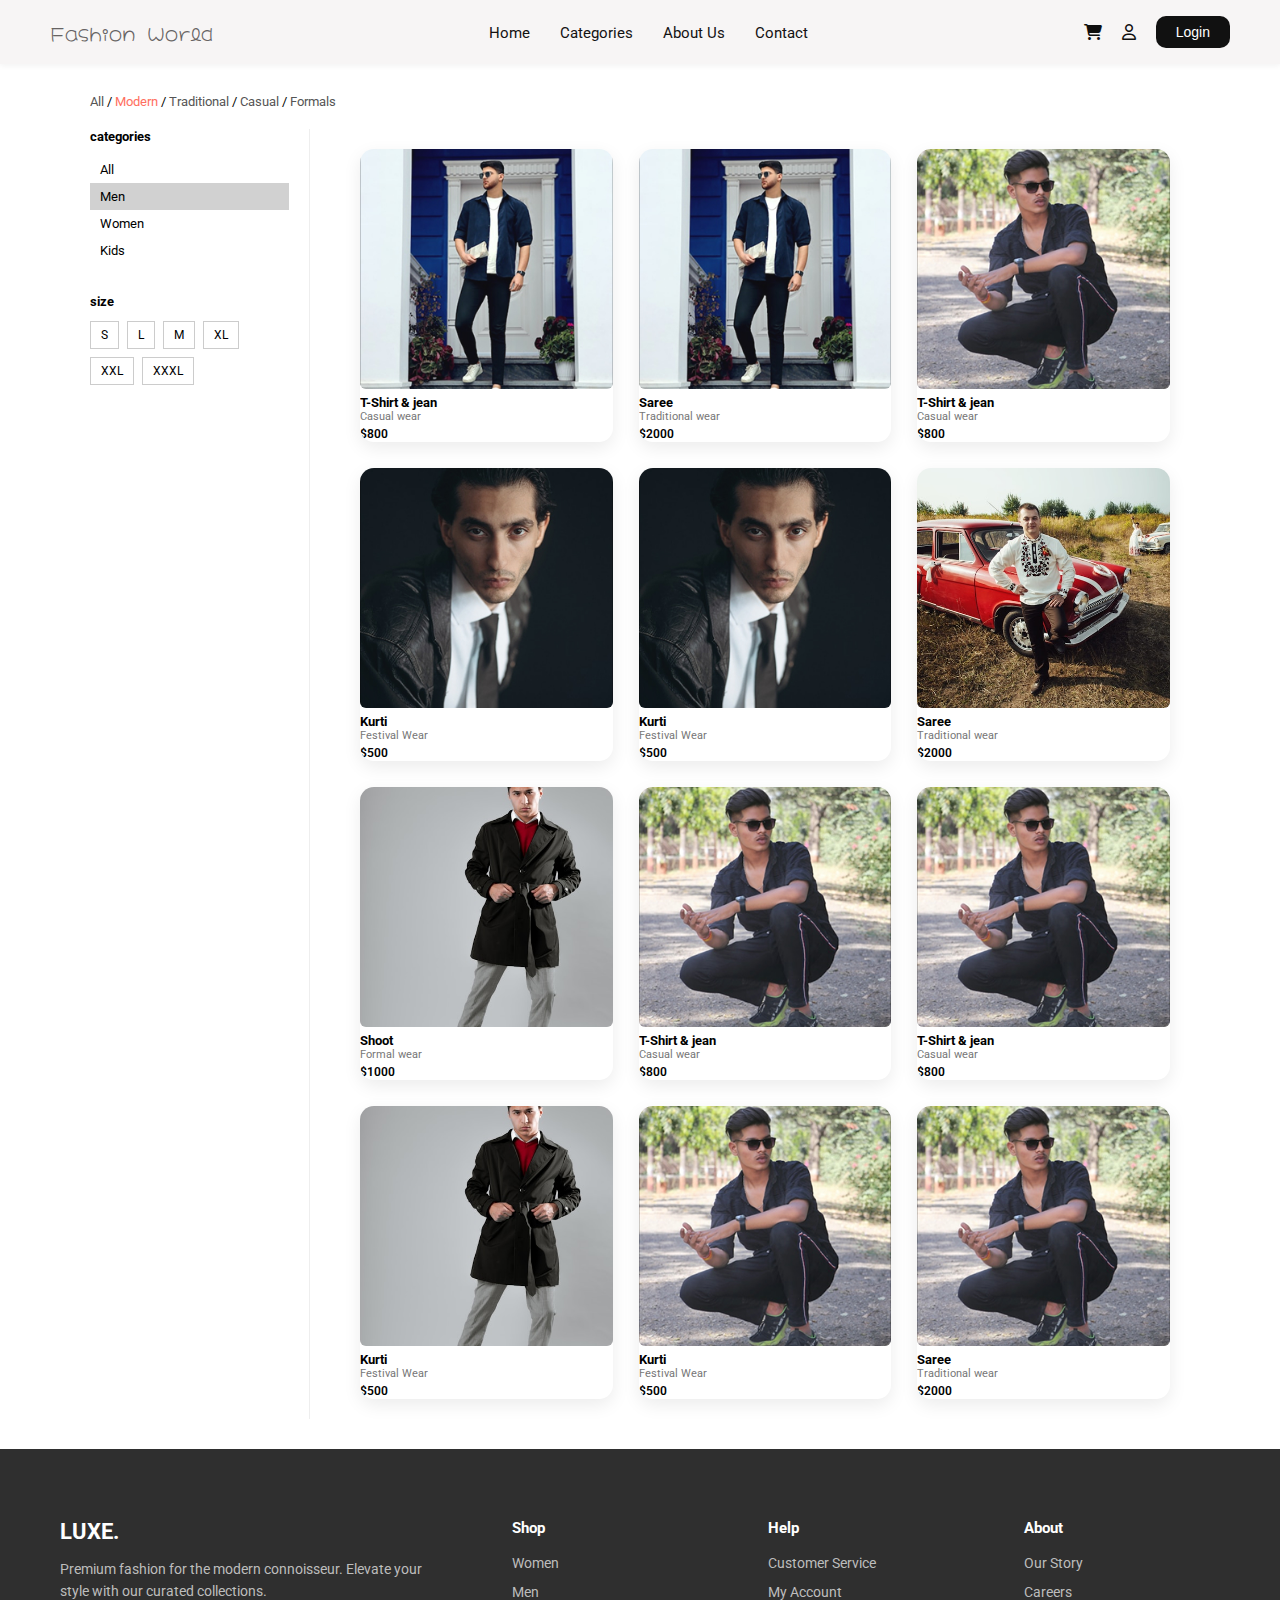
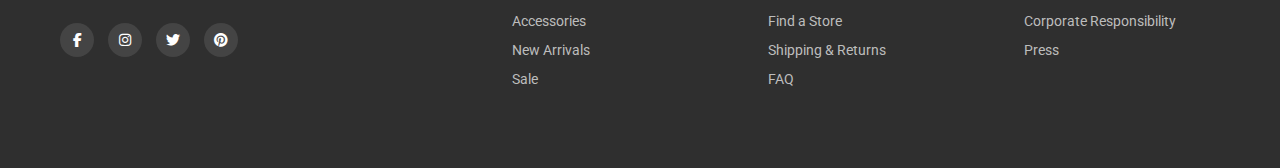
<file: men.html>
<!DOCTYPE html>
<html lang="en">
<head>
  <meta charset="UTF-8">
  <title>Fashion World</title>
<link rel="stylesheet" href="https://cdnjs.cloudflare.com/ajax/libs/font-awesome/6.5.1/css/all.min.css">
  <!-- Roboto Font -->
  <link href="https://fonts.googleapis.com/css2?family=Roboto:wght@300;400;500;700&display=swap" rel="stylesheet">
<!-- Hachi Maru Pop Font -->
  <link href="https://fonts.googleapis.com/css2?family=Hachi+Maru+Pop&display=swap" rel="stylesheet">

  <!-- Font Awesome Icons -->
  <link rel="stylesheet" href="https://cdnjs.cloudflare.com/ajax/libs/font-awesome/6.5.1/css/all.min.css">

  <link rel="stylesheet" href="style.css">
  <link rel="stylesheet" href="modern.css">
</head>
<body>

  <nav class="navbar">
    <div class="logo">Fashion World</div>

    <ul class="nav-links">
      <li><a href="home.html">Home</a></li>
      <li><a href="all.html">Categories</a></li>
      <li><a href="about.html">About Us</a></li>
      <li><a href="contact.html">Contact</a></li>
    </ul>

    <div class="nav-icons">
      <i class="fa-solid fa-cart-shopping" onclick="window.location.href='cart.html'"></i>
      <i class="fa-regular fa-user"></i>
      <button class="login-btn">Login</button>
    </div>
  </nav>


<div class="page">

  <!-- Top Filters -->
  <div class="top-filters">
    <a href="all.html">All</a> /
    <a href="modern.html" class="active">Modern</a> /
    <a href="#">Traditional</a> /
    <a  href="#">Casual</a> /
    <a href="#">Formals</a>
  </div>

  <div class="content">

    <!-- LEFT SIDEBAR -->
    <aside class="sidebar">

      <div class="filter-box">
        <h4>categories</h4>
        <ul>
          <li >All</li>
          <li onclick="window.location.href='men.html'" class="active">Men</li>
          <li>Women</li>
          <li>Kids</li>
        </ul>
      </div>

      <div class="filter-box">
        <h4>Size</h4>
        <div class="sizes">
          <span>S</span>
          <span>L</span>
          <span>M</span>
          <span>XL</span>
          <span>XXL</span>
          <span>XXXL</span>
        </div>
      </div>

    </aside>

    <!-- PRODUCTS -->
    <section class="products">

      <div class="product-card">
         <img src="Images/Frame 2800.jpg">
        <h5>T-Shirt & jean</h5>
        <p>Casual wear</p>
        <span>$800</span>
      </div>

      <div class="product-card">
        <img src="Images/Frame 2800.jpg">
        <h5>Saree</h5>
        <p>Traditional wear</p>
        <span>$2000</span>
      </div>

      <div class="product-card">
         <img src="Images/Frame 2696.jpg">
        <h5>T-Shirt & jean</h5>
        <p>Casual wear</p>
        <span>$800</span>
      </div>

      <div class="product-card">
         <img src="Images/Frame 2699.jpg">
        <h5>Kurti</h5>
        <p>Festival Wear</p>
        <span>$500</span>
      </div>

      <div class="product-card">
         <img src="Images/Frame 2699.jpg">
        <h5>Kurti</h5>
        <p>Festival Wear</p>
        <span>$500</span>
      </div>

      <div class="product-card">
        <img src="Images/a56878de7c9e110ee5b904ae2d5f728151430f30.jpg">
        <h5>Saree</h5>
        <p>Traditional wear</p>
        <span>$2000</span>
      </div>

      <div class="product-card">
        <img src="Images/949818d454d3cbd43612a20ba16bd68d2374198b.jpg">
        <h5>Shoot</h5>
        <p>Formal wear</p>
        <span>$1000</span>
      </div>

      <div class="product-card">
        <img src="Images/Frame 2696.jpg">
        <h5>T-Shirt & jean</h5>
        <p>Casual wear</p>
        <span>$800</span>
      </div>

      <div class="product-card">
        <img src="Images/Frame 2696.jpg">
        <h5>T-Shirt & jean</h5>
        <p>Casual wear</p>
        <span>$800</span>
      </div>
<div class="product-card">
         <img src="Images/949818d454d3cbd43612a20ba16bd68d2374198b.jpg">
        <h5>Kurti</h5>
        <p>Festival Wear</p>
        <span>$500</span>
      </div>

      <div class="product-card">
         <img src="Images/Frame 2696.jpg">
        <h5>Kurti</h5>
        <p>Festival Wear</p>
        <span>$500</span>
      </div>

      <div class="product-card">
        <img src="Images/Frame 2696.jpg">
        <h5>Saree</h5>
        <p>Traditional wear</p>
        <span>$2000</span>
      </div>
    </section>

  </div>
  </div>

  <!--Footer-->
<footer class="footer">
  <div class="footer-container">

    <!-- Brand -->
    <div class="footer-col brand">
      <h3>LUXE.</h3>
      <p>
        Premium fashion for the modern connoisseur.
        Elevate your style with our curated collections.
      </p>

      <div class="social-icons">
        <a href="#"><i class="fa-brands fa-facebook-f"></i></a>
        <a href="#"><i class="fa-brands fa-instagram"></i></a>
        <a href="#"><i class="fa-brands fa-twitter"></i></a>
        <a href="#"><i class="fa-brands fa-pinterest"></i></a>
      </div>
    </div>

    <!-- Shop -->
    <div class="footer-col">
      <h4>Shop</h4>
      <ul>
        <li><a href="#">Women</a></li>
        <li><a href="#">Men</a></li>
        <li><a href="#">Accessories</a></li>
        <li><a href="#">New Arrivals</a></li>
        <li><a href="#">Sale</a></li>
      </ul>
    </div>

    <!-- Help -->
    <div class="footer-col">
      <h4>Help</h4>
      <ul>
        <li><a href="#">Customer Service</a></li>
        <li><a href="#">My Account</a></li>
        <li><a href="#">Find a Store</a></li>
        <li><a href="#">Shipping & Returns</a></li>
        <li><a href="#">FAQ</a></li>
      </ul>
    </div>

    <!-- About -->
    <div class="footer-col">
      <h4>About</h4>
      <ul>
        <li><a href="#">Our Story</a></li>
        <li><a href="#">Careers</a></li>
        <li><a href="#">Corporate Responsibility</a></li>
        <li><a href="#">Press</a></li>
      </ul>
    </div>

  </div>
</footer>

</body>
</html>
</file>
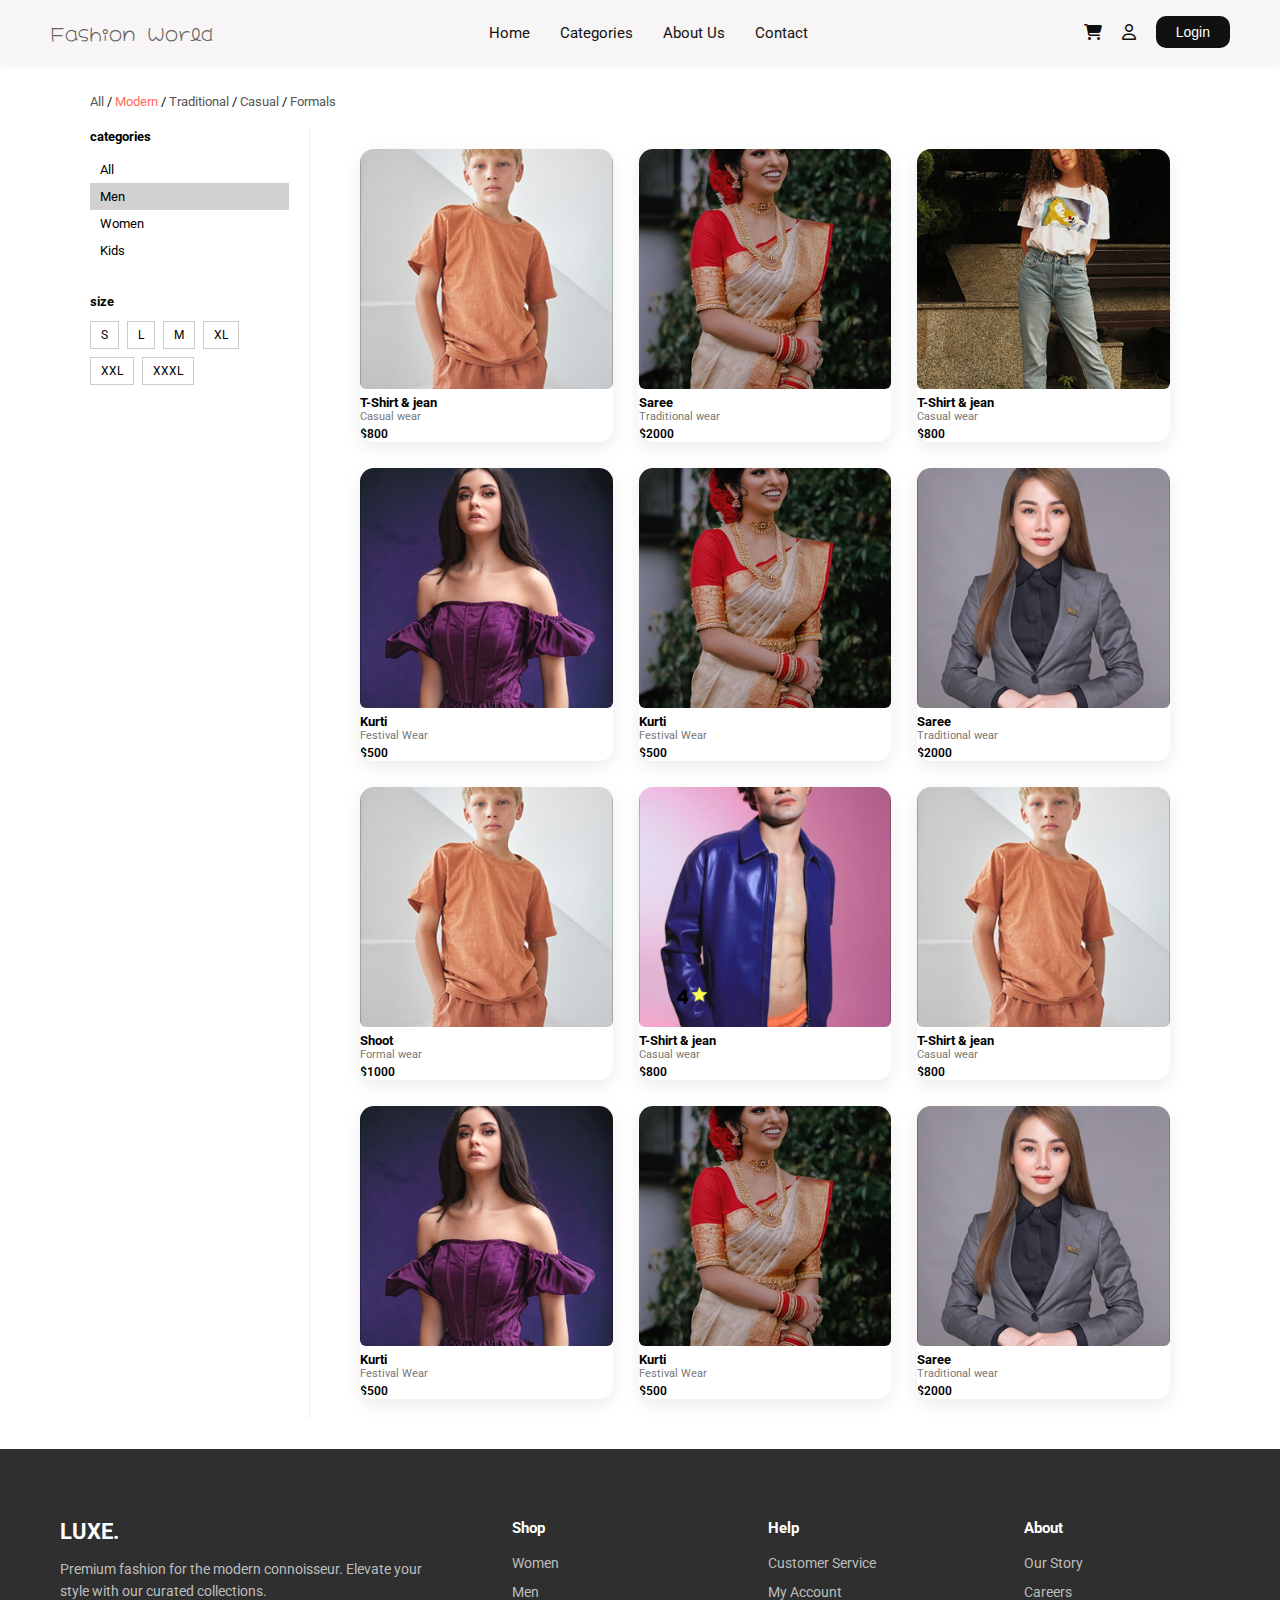
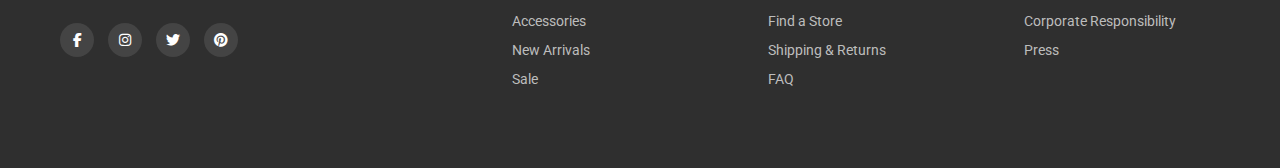
<file: modern.html>
<!DOCTYPE html>
<html lang="en">
<head>
  <meta charset="UTF-8">
  <title>Fashion World</title>
<link rel="stylesheet" href="https://cdnjs.cloudflare.com/ajax/libs/font-awesome/6.5.1/css/all.min.css">
  <!-- Roboto Font -->
  <link href="https://fonts.googleapis.com/css2?family=Roboto:wght@300;400;500;700&display=swap" rel="stylesheet">
<!-- Hachi Maru Pop Font -->
  <link href="https://fonts.googleapis.com/css2?family=Hachi+Maru+Pop&display=swap" rel="stylesheet">

  <!-- Font Awesome Icons -->
  <link rel="stylesheet" href="https://cdnjs.cloudflare.com/ajax/libs/font-awesome/6.5.1/css/all.min.css">

  <link rel="stylesheet" href="style.css">
  <link rel="stylesheet" href="modern.css">
</head>
<body>

  <nav class="navbar">
    <div class="logo">Fashion World</div>

    <ul class="nav-links">
      <li><a href="home.html">Home</a></li>
      <li><a href="all.html">Categories</a></li>
      <li><a href="about.html">About Us</a></li>
      <li><a href="contact.html">Contact</a></li>
    </ul>

    <div class="nav-icons">
      <i class="fa-solid fa-cart-shopping" onclick="window.location.href='cart.html'"></i>
      <i class="fa-regular fa-user"></i>
      <button class="login-btn">Login</button>
    </div>
  </nav>


<div class="page">

  <!-- Top Filters -->
  <div class="top-filters">
    <a href="all.html">All</a> /
    <a href="modern.html" class="active">Modern</a> /
    <a href="#">Traditional</a> /
    <a  href="#">Casual</a> /
    <a href="#">Formals</a>
  </div>

  <div class="content">

    <!-- LEFT SIDEBAR -->
    <aside class="sidebar">

      <div class="filter-box">
        <h4>categories</h4>
        <ul>
          <li >All</li>
          <li onclick="window.location.href='men.html'" class="active">Men</li>
          <li>Women</li>
          <li>Kids</li>
        </ul>
      </div>

      <div class="filter-box">
        <h4>Size</h4>
        <div class="sizes">
          <span>S</span>
          <span>L</span>
          <span>M</span>
          <span>XL</span>
          <span>XXL</span>
          <span>XXXL</span>
        </div>
      </div>

    </aside>

    <!-- PRODUCTS -->
    <section class="products">

      <div class="product-card">
         <img src="Images/Frame 2698.jpg">
        <h5>T-Shirt & jean</h5>
        <p>Casual wear</p>
        <span>$800</span>
      </div>

      <div class="product-card">
        <img src="Images/Frame 2799.jpg">
        <h5>Saree</h5>
        <p>Traditional wear</p>
        <span>$2000</span>
      </div>

      <div class="product-card">
         <img src="Images/Frame 2687.jpg">
        <h5>T-Shirt & jean</h5>
        <p>Casual wear</p>
        <span>$800</span>
      </div>

      <div class="product-card">
         <img src="Images/Frame 2663.jpg">
        <h5>Kurti</h5>
        <p>Festival Wear</p>
        <span>$500</span>
      </div>

      <div class="product-card">
         <img src="Images/Frame 2799.jpg">
        <h5>Kurti</h5>
        <p>Festival Wear</p>
        <span>$500</span>
      </div>

      <div class="product-card">
        <img src="Images/Frame 2851.jpg">
        <h5>Saree</h5>
        <p>Traditional wear</p>
        <span>$2000</span>
      </div>

      <div class="product-card">
        <img src="Images/Frame 2698.jpg">
        <h5>Shoot</h5>
        <p>Formal wear</p>
        <span>$1000</span>
      </div>

      <div class="product-card">
        <img src="Images/Frame 2808.jpg">
        <h5>T-Shirt & jean</h5>
        <p>Casual wear</p>
        <span>$800</span>
      </div>

      <div class="product-card">
        <img src="Images/Frame 2698.jpg">
        <h5>T-Shirt & jean</h5>
        <p>Casual wear</p>
        <span>$800</span>
      </div>
<div class="product-card">
         <img src="Images/Frame 2663.jpg">
        <h5>Kurti</h5>
        <p>Festival Wear</p>
        <span>$500</span>
      </div>

      <div class="product-card">
         <img src="Images/Frame 2799.jpg">
        <h5>Kurti</h5>
        <p>Festival Wear</p>
        <span>$500</span>
      </div>

      <div class="product-card">
        <img src="Images/Frame 2851.jpg">
        <h5>Saree</h5>
        <p>Traditional wear</p>
        <span>$2000</span>
      </div>
    </section>

  </div>
  </div>

  <!--Footer-->
<footer class="footer">
  <div class="footer-container">

    <!-- Brand -->
    <div class="footer-col brand">
      <h3>LUXE.</h3>
      <p>
        Premium fashion for the modern connoisseur.
        Elevate your style with our curated collections.
      </p>

      <div class="social-icons">
        <a href="#"><i class="fa-brands fa-facebook-f"></i></a>
        <a href="#"><i class="fa-brands fa-instagram"></i></a>
        <a href="#"><i class="fa-brands fa-twitter"></i></a>
        <a href="#"><i class="fa-brands fa-pinterest"></i></a>
      </div>
    </div>

    <!-- Shop -->
    <div class="footer-col">
      <h4>Shop</h4>
      <ul>
        <li><a href="#">Women</a></li>
        <li><a href="#">Men</a></li>
        <li><a href="#">Accessories</a></li>
        <li><a href="#">New Arrivals</a></li>
        <li><a href="#">Sale</a></li>
      </ul>
    </div>

    <!-- Help -->
    <div class="footer-col">
      <h4>Help</h4>
      <ul>
        <li><a href="#">Customer Service</a></li>
        <li><a href="#">My Account</a></li>
        <li><a href="#">Find a Store</a></li>
        <li><a href="#">Shipping & Returns</a></li>
        <li><a href="#">FAQ</a></li>
      </ul>
    </div>

    <!-- About -->
    <div class="footer-col">
      <h4>About</h4>
      <ul>
        <li><a href="#">Our Story</a></li>
        <li><a href="#">Careers</a></li>
        <li><a href="#">Corporate Responsibility</a></li>
        <li><a href="#">Press</a></li>
      </ul>
    </div>

  </div>
</footer>

</body>
</html>
</file>
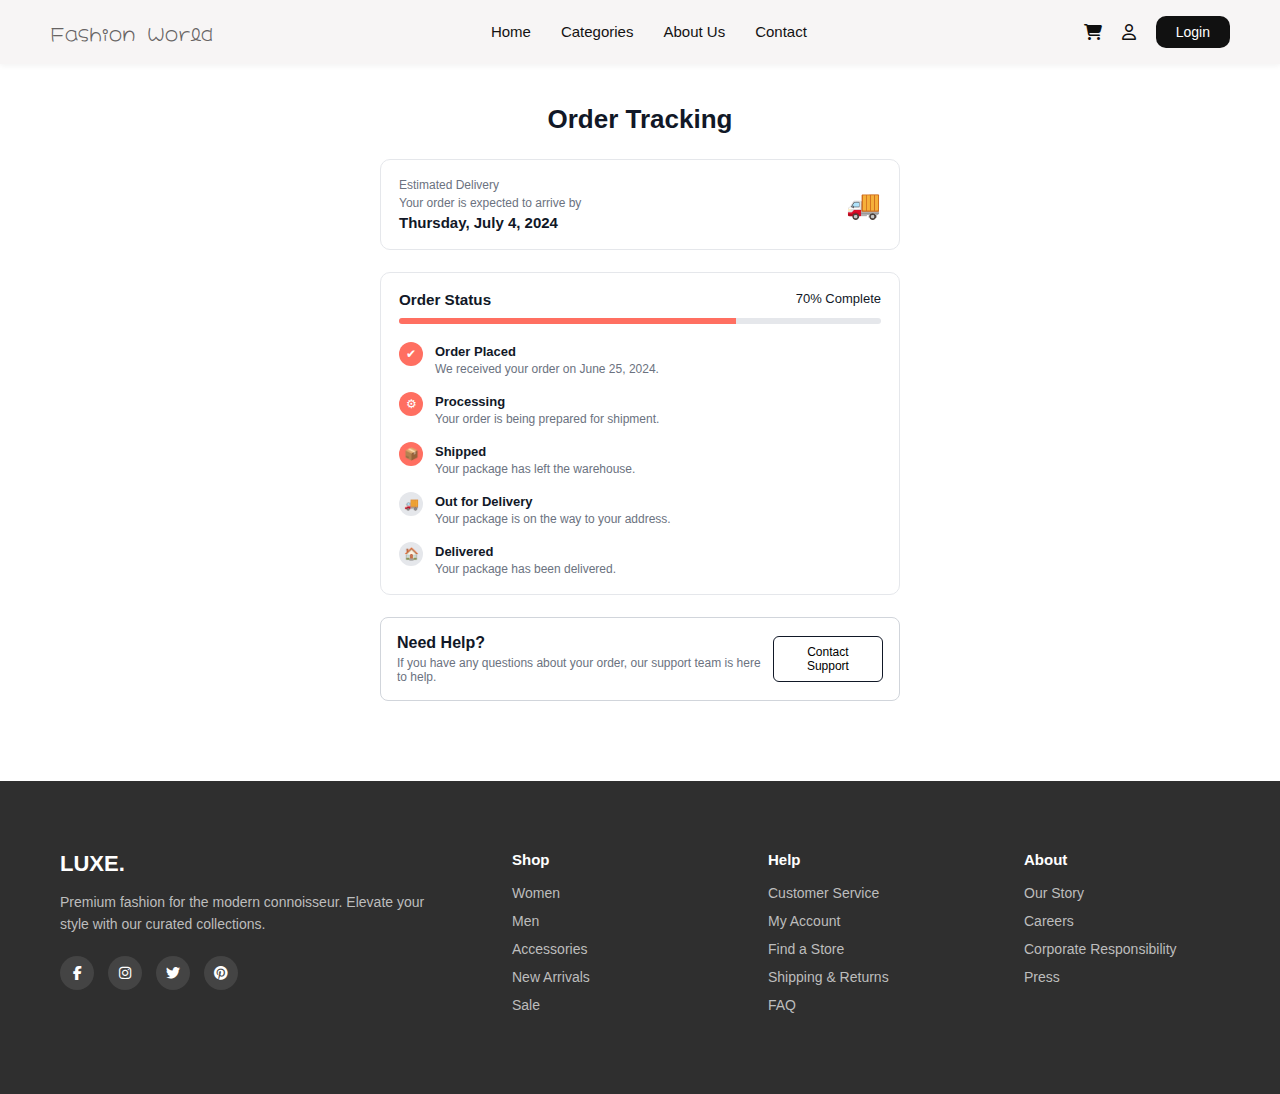
<file: ordertrack.html>
<!DOCTYPE html>
<html lang="en">
<head>
  <meta charset="UTF-8">
  <title>Fashion World</title>
<link rel="stylesheet" href="https://cdnjs.cloudflare.com/ajax/libs/font-awesome/6.5.1/css/all.min.css">
  <!-- Roboto Font -->
  <link href="https://fonts.googleapis.com/css2?family=Roboto:wght@300;400;500;700&display=swap" rel="stylesheet">
<!-- Hachi Maru Pop Font -->
  <link href="https://fonts.googleapis.com/css2?family=Hachi+Maru+Pop&display=swap" rel="stylesheet">

  <!-- Font Awesome Icons -->
  <link rel="stylesheet" href="https://cdnjs.cloudflare.com/ajax/libs/font-awesome/6.5.1/css/all.min.css">

  <link rel="stylesheet" href="style.css">
  <link rel="stylesheet" href="ordertrack.css">
</head>
<body>

  <nav class="navbar">
    <div class="logo">Fashion World</div>

    <ul class="nav-links">
      <li><a href="home.html">Home</a></li>
      <li><a href="all.html">Categories</a></li>
      <li><a href="about.html">About Us</a></li>
      <li><a href="contact.html">Contact</a></li>
    </ul>

    <div class="nav-icons">
      <i class="fa-solid fa-cart-shopping" onclick="window.location.href='cart.html'"></i>
      <i class="fa-regular fa-user"></i>
      <button class="login-btn">Login</button>
    </div>
  </nav>


<div class="tracking-page">

  <h1>Order Tracking</h1>

  <!-- Estimated Delivery -->
  <div class="card delivery">
    <div>
      <p class="label">Estimated Delivery</p>
      <p class="text">Your order is expected to arrive by</p>
      <h3>Thursday, July 4, 2024</h3>
    </div>
    <div class="truck">🚚</div>
  </div>

  <!-- Order Status -->
  <div class="card">
    <div class="status-header">
      <h3>Order Status</h3>
      <span>70% Complete</span>
    </div>

    <div class="progress-bar">
      <div class="progress"></div>
    </div>

    <!-- Steps -->
    <div class="steps">

      <div class="step active">
        <div class="icon">✔</div>
        <div>
          <strong>Order Placed</strong>
          <p>We received your order on June 25, 2024.</p>
        </div>
      </div>

      <div class="step active">
        <div class="icon">⚙</div>
        <div>
          <strong>Processing</strong>
          <p>Your order is being prepared for shipment.</p>
        </div>
      </div>

      <div class="step active">
        <div class="icon">📦</div>
        <div>
          <strong>Shipped</strong>
          <p>Your package has left the warehouse.</p>
        </div>
      </div>

      <div class="step">
        <div class="icon muted">🚚</div>
        <div>
          <strong>Out for Delivery</strong>
          <p>Your package is on the way to your address.</p>
        </div>
      </div>

      <div class="step">
        <div class="icon muted">🏠</div>
        <div>
          <strong>Delivered</strong>
          <p>Your package has been delivered.</p>
        </div>
      </div>

    </div>
  </div>

  <!-- Help -->
  <div class="help-box">
    <div>
      <strong>Need Help?</strong>
      <p>If you have any questions about your order, our support team is here to help.</p>
    </div>
    <button>Contact Support</button>
  </div>

</div>



  <!--Footer-->
<footer class="footer">
  <div class="footer-container">

    <!-- Brand -->
    <div class="footer-col brand">
      <h3>LUXE.</h3>
      <p>
        Premium fashion for the modern connoisseur.
        Elevate your style with our curated collections.
      </p>

      <div class="social-icons">
        <a href="#"><i class="fa-brands fa-facebook-f"></i></a>
        <a href="#"><i class="fa-brands fa-instagram"></i></a>
        <a href="#"><i class="fa-brands fa-twitter"></i></a>
        <a href="#"><i class="fa-brands fa-pinterest"></i></a>
      </div>
    </div>

    <!-- Shop -->
    <div class="footer-col">
      <h4>Shop</h4>
      <ul>
        <li><a href="#">Women</a></li>
        <li><a href="#">Men</a></li>
        <li><a href="#">Accessories</a></li>
        <li><a href="#">New Arrivals</a></li>
        <li><a href="#">Sale</a></li>
      </ul>
    </div>

    <!-- Help -->
    <div class="footer-col">
      <h4>Help</h4>
      <ul>
        <li><a href="#">Customer Service</a></li>
        <li><a href="#">My Account</a></li>
        <li><a href="#">Find a Store</a></li>
        <li><a href="#">Shipping & Returns</a></li>
        <li><a href="#">FAQ</a></li>
      </ul>
    </div>

    <!-- About -->
    <div class="footer-col">
      <h4>About</h4>
      <ul>
        <li><a href="#">Our Story</a></li>
        <li><a href="#">Careers</a></li>
        <li><a href="#">Corporate Responsibility</a></li>
        <li><a href="#">Press</a></li>
      </ul>
    </div>

  </div>
</footer>

</body>
</html>
</file>
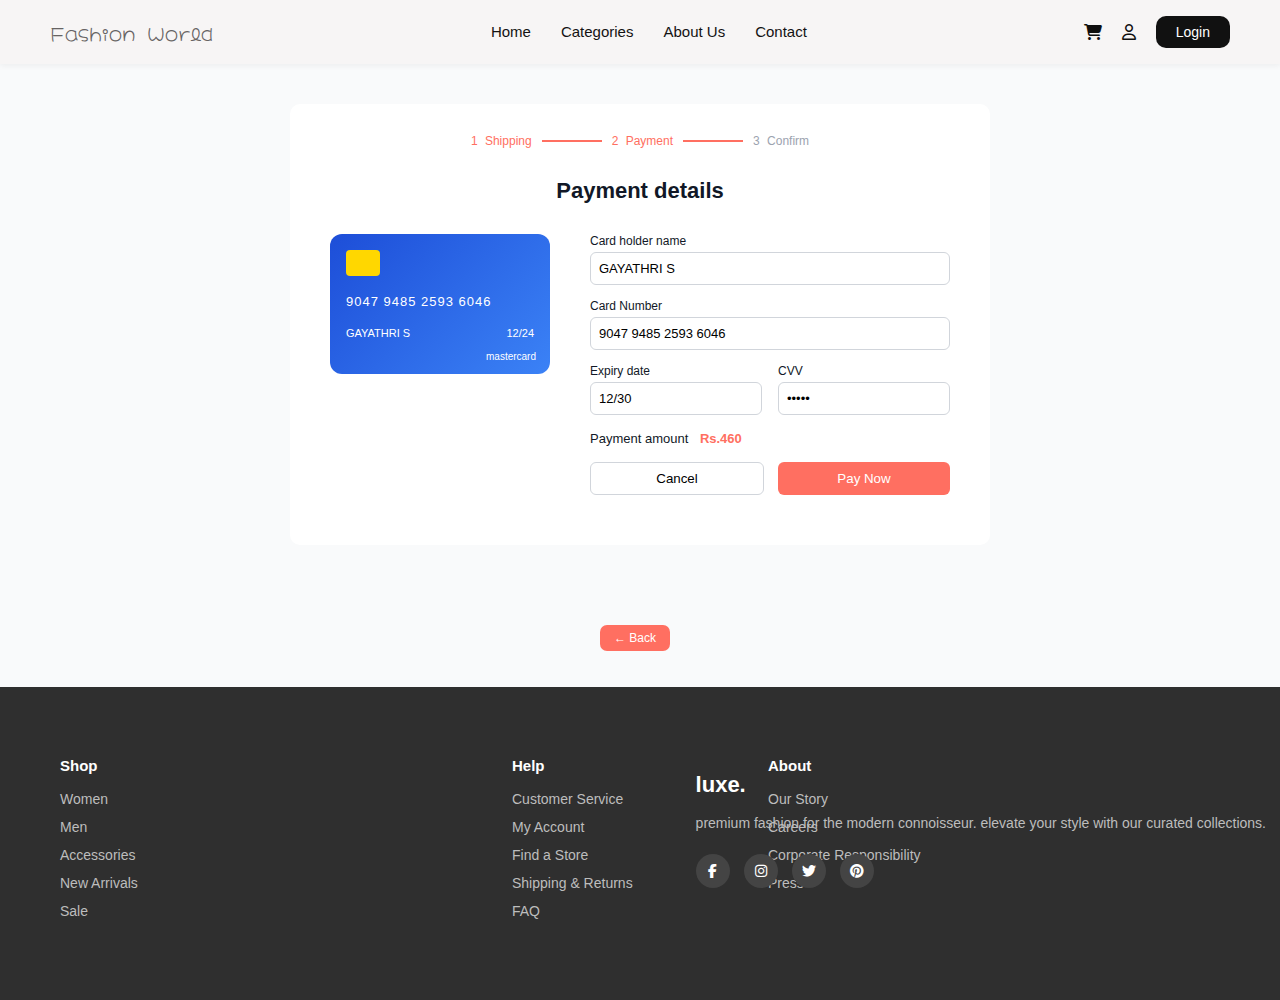
<file: paymentdetails.html>
<!DOCTYPE html>
<html lang="en">
<head>
  <meta charset="UTF-8">
  <title>Fashion World</title>
<link rel="stylesheet" href="https://cdnjs.cloudflare.com/ajax/libs/font-awesome/6.5.1/css/all.min.css">
  <!-- Roboto Font -->
  <link href="https://fonts.googleapis.com/css2?family=Roboto:wght@300;400;500;700&display=swap" rel="stylesheet">
<!-- Hachi Maru Pop Font -->
  <link href="https://fonts.googleapis.com/css2?family=Hachi+Maru+Pop&display=swap" rel="stylesheet">

  <!-- Font Awesome Icons -->
  <link rel="stylesheet" href="https://cdnjs.cloudflare.com/ajax/libs/font-awesome/6.5.1/css/all.min.css">

  <link rel="stylesheet" href="style.css">
  <link rel="stylesheet" href="paymentdetails.css">
</head>
<body>

  <nav class="navbar">
    <div class="logo">Fashion World</div>

    <ul class="nav-links">
      <li><a href="home.html">Home</a></li>
      <li><a href="all.html">Categories</a></li>
      <li><a href="about.html">About Us</a></li>
      <li><a href="contact.html">Contact</a></li>
    </ul>

    <div class="nav-icons">
      <i class="fa-solid fa-cart-shopping" onclick="window.location.href='cart.html'"></i>
      <i class="fa-regular fa-user"></i>
      <button class="login-btn">Login</button>
    </div>
  </nav>
<!--Inside body content-->


<div class="payment-page">

  <!-- Steps -->
  <div class="steps">
    <div class="step active">1 <span>Shipping</span></div>
    <div class="line"></div>
    <div class="step active">2 <span>Payment</span></div>
    <div class="line"></div>
    <div class="step">3 <span>Confirm</span></div>
  </div>

  <h1>Payment details</h1>

  <div class="payment-box">

    <!-- Card preview -->
    <div class="card-preview">
      <div class="chip"></div>
      <p class="card-number">9047 9485 2593 6046</p>
      <div class="card-bottom">
        <span>GAYATHRI S</span>
        <span>12/24</span>
      </div>
      <div class="brand">mastercard</div>
    </div>

    <!-- Form -->
    <form class="payment-form">
      <label>Card holder name</label>
      <input type="text" value="GAYATHRI S">

      <label>Card Number</label>
      <input type="text" value="9047 9485 2593 6046">

      <div class="row">
        <div>
          <label>Expiry date</label>
          <input type="text" value="12/30">
        </div>
        <div>
          <label>CVV</label>
          <input type="password" value="23456">
        </div>
      </div>

      <div class="amount">
        Payment amount <span>Rs.460</span>
      </div>

      <div class="buttons">
        <button class="cancel" type="button">Cancel</button>
        <button class="pay" type="button" onclick="window.location.href='confirmpay.html'">Pay Now</button>
      </div>
    </form>

  </div>

 

</div>
 <button class="back">← Back</button>
 <br>
 <br>
 <br>
  <!--Footer-->
<footer class="footer">
  <div class="footer-container">

    <!-- Brand -->
    <div class="footer-col brand">
      <h3>LUXE.</h3>
      <p>
        Premium fashion for the modern connoisseur.
        Elevate your style with our curated collections.
      </p>

      <div class="social-icons">
        <a href="#"><i class="fa-brands fa-facebook-f"></i></a>
        <a href="#"><i class="fa-brands fa-instagram"></i></a>
        <a href="#"><i class="fa-brands fa-twitter"></i></a>
        <a href="#"><i class="fa-brands fa-pinterest"></i></a>
      </div>
    </div>

    <!-- Shop -->
    <div class="footer-col">
      <h4>Shop</h4>
      <ul>
        <li><a href="#">Women</a></li>
        <li><a href="#">Men</a></li>
        <li><a href="#">Accessories</a></li>
        <li><a href="#">New Arrivals</a></li>
        <li><a href="#">Sale</a></li>
      </ul>
    </div>

    <!-- Help -->
    <div class="footer-col">
      <h4>Help</h4>
      <ul>
        <li><a href="#">Customer Service</a></li>
        <li><a href="#">My Account</a></li>
        <li><a href="#">Find a Store</a></li>
        <li><a href="#">Shipping & Returns</a></li>
        <li><a href="#">FAQ</a></li>
      </ul>
    </div>

    <!-- About -->
    <div class="footer-col">
      <h4>About</h4>
      <ul>
        <li><a href="#">Our Story</a></li>
        <li><a href="#">Careers</a></li>
        <li><a href="#">Corporate Responsibility</a></li>
        <li><a href="#">Press</a></li>
      </ul>
    </div>

  </div>
</footer>

</body>
</html>
</file>
<file: style.css>
* {
  margin: 0;
  padding: 0;
  box-sizing: border-box;
}

body {
  font-family: 'Roboto', sans-serif;
  background: #fff;
}

/* Navbar container */
.navbar {
  display: flex;
  align-items: center;
  justify-content: space-between;
  padding: 16px 50px;
  background: #f7f5f5;
  box-shadow: 0 2px 6px rgba(0,0,0,0.05);
}

/* Logo */
.logo {
  font-size: 18px;
  font-weight: 500;
  color: #666363;
  font-family: 'Hachi Maru Pop', cursive;
}

/* Nav links */
.nav-links {
  list-style: none;
  display: flex;
  gap: 30px;
}

.nav-links a {
  text-decoration: none;
  font-size: 15px;
  color: #131212;
  font-weight: 400;
}

.nav-links a:hover {
  color: #e85c50;
}

/* Right icons */
.nav-icons {
  display: flex;
  align-items: center;
  gap: 20px;
  color: #0f0f0f;
  font-size: 16px;
}

/* Login button */
.login-btn {
  background: #111111;
  color: #fff;
  border: none;
  padding: 8px 20px;
  border-radius: 10px;
  font-size: 14px;
  font-weight: 500;
  cursor: pointer;
}

.login-btn:hover {
  background: #e85c50;
}
.hero {
  display: flex;
  justify-content: space-between;
  align-items: center;
  padding: 90px 70px;
}

/* LEFT SIDE */
.hero-left {
  max-width: 460px;
}

.hero-left h1 {
  font-size: 48px;
  font-weight: 500;
  color: #7c7c7c;
  line-height: 1.25;
  margin-bottom: 22px;
}

.hero-left p {
  font-size: 15px;
  color: #b6b6b6;
  line-height: 1.6;
  margin-bottom: 28px;
}

/* BUTTON */
.hero-btn {
  display: inline-block;
  padding: 10px 24px;
  background: #FF6F61;
  color: #fff;
  border-radius: 18px;
  font-size: 14px;
  text-decoration: none;
}

/* RIGHT IMAGES */
.hero-right {
  display: flex;
  gap: 22px;
}

.hero-right img {
  width: 150px;
  object-fit: cover;
  
}

/* Different heights like screenshot */
.img-1 { height: 500px; padding-top: 60px;}
.img-2 { height: 520px; }
.img-3 { height: 440px; padding-top: 60px;}
.img-4 { height: 500px; }
.category-section {
  padding: 60px 70px;
  background: #fafafa;
}

/* Header */
.category-header {
  text-align: center;
  margin-bottom: 40px;
}

.category-header h2 {
  font-size: 28px;
  font-weight: 600;
  color: #222;
}

.category-header p {
  font-size: 14px;
  color: #999;
  margin-top: 6px;
}

/* Grid */
.category-grid {
  display: grid;
  grid-template-columns: repeat(4, 1fr);
  gap: 30px;
}

/* Card */
.category-card {
  position: relative;
  height: 260px;
  overflow: hidden;
  border-radius: 6px;
}

.category-card img {
  width: 100%;
  height: 100%;
  object-fit: cover;
  display: block;
}

/* Overlay */
.category-card .overlay {
  position: absolute;
  inset: 0;
  background: rgba(255, 255, 255, 0.55);
  display: flex;
  align-items: center;
  justify-content: center;
  font-size: 18px;
  font-weight: 500;
  color: #222;
}

/* Hover effect (optional but nice) */
.category-card:hover img {
  transform: scale(1.05);
  transition: 0.4s ease;
}
.offer-banner {
  width: 90%;
  height: 260px;
  background-image: url("Images/Rectangle\ 178.jpg"); /* normal HTML */
  background-size: cover;
  background-position: center;
  background-repeat: no-repeat;
  position: relative;
  margin-left:60px;
}
::-webkit-scrollbar {
  display: none;
}
/* soft overlay */
.offer-overlay {
  position: absolute;
  inset: 0;
  background: rgba(236, 173, 173, 0.55);
  display: flex;
  align-items: center;
  justify-content: center;
}

/* text */
.offer-overlay h2 {
  font-size: 48px;
  font-weight: 700;
  color: #5a2b24;
  letter-spacing: 2px;
}
.products {
  padding: 70px;
}

.product-grid {
  display: grid;
  grid-template-columns: repeat(4, 1fr);
  gap: 30px;
}

/* Card */
.product-card {
  position: relative;
  border-radius: 14px;
  overflow: hidden;
  background: #fff;
  box-shadow: 0 6px 18px rgba(0,0,0,0.08);
}

.product-card img {
  width: 100%;
  height: 360px;
  object-fit: cover;
  display: block;
}

/* Info overlay */
.product-info {
  position: absolute;
  bottom: 0;
  width: 100%;
  padding: 14px;
  background: linear-gradient(to top, rgba(0,0,0,0.6), transparent);
  color: #fff;
}

.product-info h4 {
  font-size: 16px;
  margin-bottom: 2px;
}

.product-info p {
  font-size: 12px;
  opacity: 0.9;
}

.rating {
  font-size: 13px;
  margin: 6px 0;
}

/* Price */
.price {
  position: absolute;
  top: 16px;
  right: 16px;
  font-weight: 600;
  color: #000;
 
  padding: 4px 8px;
  border-radius: 6px;
}

/* Button */
.product-info button {
  margin-top: 8px;
  padding: 6px 16px;
  border: none;
  border-radius: 16px;
  background: #FF6F61;
  color: #fff;
  font-size: 13px;
  cursor: pointer;
}

.product-info button:hover {
  background: #e85c50;
}
.newsletter {
  padding: 80px 20px;
  text-align: center;
  background: #fff;
}

.newsletter h2 {
  font-size: 26px;
  font-weight: 600;
  color: #222;
  margin-bottom: 8px;
}

.newsletter p {
  font-size: 14px;
  color: #aaa;
  margin-bottom: 30px;
}

/* Form */
.newsletter-form {
  display: flex;
  justify-content: center;
  max-width: 520px;
  margin: 0 auto;
  border-bottom: 1px solid #ddd;
}

.newsletter-form input {
  flex: 1;
  border: none;
  outline: none;
  padding: 12px;
  font-size: 14px;
}

.newsletter-form button {
  border: none;
  background: #FF6F61;
  color: #fff;
  padding: 10px 24px;
  border-radius: 4px;
  font-size: 14px;
  cursor: pointer;
}

.newsletter-form button:hover {
  background: #e85c50;
}
.footer {
  background: #2f2f2f;
  color: #ccc;
  padding: 70px 60px;
}

.footer-container {
  display: grid;
  grid-template-columns: 2fr 1fr 1fr 1fr;
  gap: 60px;
}

/* Brand column */
.footer .brand h3 {
  font-size: 22px;
  color: #fff;
  margin-bottom: 14px;
}

.footer .brand p {
  font-size: 14px;
  line-height: 1.6;
  margin-bottom: 20px;
  color: #bdbdbd;
}

/* Social icons */
.social-icons {
  display: flex;
  gap: 14px;
}

.social-icons a {
  width: 34px;
  height: 34px;
  background: #444;
  border-radius: 50%;
  display: flex;
  align-items: center;
  justify-content: center;
  color: #fff;
  font-size: 14px;
  text-decoration: none;
}

.social-icons a:hover {
  background: #FF6F61;
}

/* Columns */
.footer-col h4 {
  font-size: 15px;
  color: #fff;
  margin-bottom: 16px;
}

.footer-col ul {
  list-style: none;
}

.footer-col ul li {
  margin-bottom: 10px;
}

.footer-col ul li a {
  font-size: 14px;
  color: #bdbdbd;
  text-decoration: none;
}

.footer-col ul li a:hover {
  color: #FF6F61;
}
</file>
<file: about.css>
* {
  margin: 0;
  padding: 0;
  box-sizing: border-box;
}

body {
  font-family: 'Roboto', sans-serif;
  background: #ffffff;
  color: #222;
}

/* Page layout */
.about-page {
  max-width: 1000px;
  margin: 0 auto;
  padding: 40px 20px 80px;
  text-align: center;
}

/* Title */
.about-page h1 {
  font-size: 28px;
  font-weight: 500;
  margin-bottom: 30px;
}

/* Image */
.about-image {
  margin-bottom: 40px;
}

.about-image img {
  width: 100%;
  max-width: 820px;
  border-radius: 6px;
}

/* Content */
.about-content {
  max-width: 700px;
  margin: 0 auto;
}


.about-text {
  max-width:   1820px;
  margin: 10 auto;
  text-align: left;
}

.about-text p {
  font-size: 21px;
  color: #0a0a0a;
  line-height: 1.3;
  margin-bottom: 24px;
}
</file>
<file: all.css>
* {
  margin: 0;
  padding: 0;
  box-sizing: border-box;
}

body {
  font-family: 'Inter', sans-serif;
  background: #fff;
}

.product-page {
  max-width: 1000px;
  margin: 40px auto;
}

/* Filters */
.filters {
  display: flex;
  gap: 16px;
  margin-bottom: 30px;
  font-size: 13px;
}

.filters a {
  text-decoration: none;
  color: #555;
}

.filters a.active {
  color: #ff6f61;
  font-weight: 500;
}

/* Grid */
.product-grid {
  display: grid;
  grid-template-columns: repeat(3, 1fr);
  gap: 30px;
}

/* Card */
.product-card h4 {
  font-size: 14px;
  margin-top: 8px;
}

.product-card p {
  font-size: 12px;
  color: #777;
}

.price {
  font-size: 13px;
  font-weight: 600;
}

/* Image box */
.img-box {
 
  border-radius: 6px;
  overflow: hidden;
}

.img-box img {
  width: 100%;
  height: 300px;
  object-fit: cover;
  display: block;
}

/* Heart */
.img-box i {
  position: absolute;
  top: 10px;
  right: 10px;
  color: #ff6f61;
  background: #fff;
  padding: 6px;
  border-radius: 50%;
  font-size: 12px;
}

/* Buy button */
.img-box button {
  position: absolute;
  bottom: 12px;
  left: 50%;
  transform: translateX(-50%);
  background: #ff6f61;
  color: #fff;
  border: none;
  padding: 6px 16px;
  border-radius: 14px;
  font-size: 12px;
  opacity: 0;
  cursor: pointer;
}

/* Hover */
.img-box:hover button {
  opacity: 1;
}
</file>
<file: cart.css>
* {
  margin: 0;
  padding: 0;
  box-sizing: border-box;
}

body {
  font-family: 'Inter', sans-serif;
  background: #ffffff;
  color: #111827;
}

.cart-page {
  max-width: 1100px;
  margin: 40px auto;
  padding: 0 20px;
}

h1 {
  text-align: center;
  font-size: 26px;
  margin-bottom: 40px;
}

/* Layout */
.cart-container {
  display: grid;
  grid-template-columns: 2fr 1fr;
  gap: 40px;
}

/* Left */
.cart-items h2 {
  font-size: 18px;
  margin-bottom: 24px;
}

.cart-item {
  display: flex;
  gap: 20px;
  margin-bottom: 30px;
}

.cart-item img {
  width: 190px;
  height: 220px;
  object-fit: cover;
}

.item-details {
  flex: 1;
}

.item-details h4 {
  font-size: 14px;
  font-weight: 600;
}

.item-details p {
  font-size: 12px;
  color: #6b7280;
  margin: 4px 0 12px;
}

/* Quantity */
.qty {
  display: flex;
  align-items: center;
  gap: 10px;
}

.qty button {
  width: 24px;
  height: 24px;
  border: 1px solid #d1d5db;
  background: #fff;
  cursor: pointer;
}

.qty span {
  font-size: 13px;
}

.delete {
  color: #ef4444;
  cursor: pointer;
  margin-left: 8px;
}

/* Price */
.item-price {
  font-size: 14px;
  font-weight: 600;
}

/* Right */
.price-box {
  border: 1px solid #e5e7eb;
  border-radius: 10px;
  padding: 20px;
  height: fit-content;
}

.price-box h3 {
  font-size: 15px;
  margin-bottom: 20px;
}

.price-box .row {
  display: flex;
  justify-content: space-between;
  font-size: 13px;
  margin-bottom: 12px;
}

.price-box hr {
  border: none;
  border-top: 1px solid #e5e7eb;
  margin: 16px 0;
}

.price-box .total {
  font-weight: 700;
}
</file>
<file: checkout.css>
* {
  margin: 0;
  padding: 0;
  box-sizing: border-box;
}

body {
  font-family: 'Inter', sans-serif;
  background: #ffffff;
  color: #111827;
}

.checkout-page {
  max-width: 1100px;
  margin: 40px auto 80px;
  padding: 0 20px;
}

h1 {
  text-align: center;
  font-size: 26px;
  margin-bottom: 20px;
}

/* Steps */
.steps {
  display: flex;
  align-items: center;
  justify-content: center;
  margin-bottom: 40px;
}

.step {
  font-size: 12px;
  color: #9ca3af;
}

.step.active {
  color: #ff6f61;
  font-weight: 500;
}

.step span {
  margin-left: 4px;
}

.line {
  width: 70px;
  height: 2px;
  background: #e5e7eb;
  margin: 0 10px;
}

/* Layout */
.checkout-container {
  display: grid;
  grid-template-columns: 2fr 1fr;
  gap: 40px;
}

/* Form */
.checkout-form h3 {
  font-size: 15px;
  margin: 20px 0 12px;
}

.checkout-form input {
  width: 100%;
  padding: 10px;
  font-size: 13px;
  border: 1px solid #e5e7eb;
  border-radius: 6px;
  margin-bottom: 12px;
}

.row {
  display: flex;
  gap: 12px;
}

/* Payment */
.payment-options {
  display: flex;
  gap: 20px;
  font-size: 13px;
}

/* Promo */
.promo {
  display: flex;
  margin-bottom: 24px;
}

.promo input {
  flex: 1;
  border-radius: 6px 0 0 6px;
}

.promo button {
  background: #ff6f61;
  color: #fff;
  border: none;
  padding: 0 16px;
  border-radius: 0 6px 6px 0;
  cursor: pointer;
}

/* Continue */
.continue {
  width: 100%;
  background: #2563eb;
  color: #fff;
  border: none;
  padding: 12px;
  font-size: 14px;
  border-radius: 6px;
  cursor: pointer;
}

/* Summary */
.order-summary {
  border: 1px solid #e5e7eb;
  border-radius: 10px;
  padding: 20px;
  height: fit-content;
}

.order-summary h3 {
  font-size: 15px;
  margin-bottom: 16px;
}

.summary-item {
  display: flex;
  gap: 12px;
  align-items: center;
  margin-bottom: 14px;
}

.summary-item img {
  width: 40px;
  height: 40px;
  border-radius: 6px;
  object-fit: cover;
}

.summary-item p {
  font-size: 12px;
  color: #6b7280;
}

.price {
  margin-top: 416px;
  font-size: 13px;
  margin-right: 116px;
}

.price div {
  display: flex;
  justify-content: space-between;
  margin-bottom: 8px;
}

.price .total {
  font-weight: 700;
}
</file>
<file: confirmpay.css>
* {
  margin: 0;
  padding: 0;
  box-sizing: border-box;
}

body {
  font-family: 'Inter', sans-serif;
  background: #ffffff;
  color: #111827;
}

.page {
  max-width: 520px;
  margin: 40px auto 80px;
  text-align: center;
}

/* Title */
.title {
  font-size: 28px;
  font-weight: 700;
  margin-bottom: 20px;
}

/* Steps */
.steps {
  display: flex;
  align-items: center;
  justify-content: center;
  margin-bottom: 30px;
}

.step {
  display: flex;
  align-items: center;
  gap: 6px;
  font-size: 13px;
  color: #6b7280;
}

.step.active {
  color: #111827;
}

.circle {
  width: 22px;
  height: 22px;
  background: #ff6f61;
  color: #fff;
  border-radius: 50%;
  font-size: 12px;
  display: flex;
  align-items: center;
  justify-content: center;
}

.line {
  width: 70px;
  height: 2px;
  background: #ff6f61;
  margin: 0 10px;
}

/* Success Icon */
.success-icon {
  width: 52px;
  height: 52px;
  margin: 10px auto 16px;
  background: #16a34a;
  color: #fff;
  font-size: 26px;
  border-radius: 50%;
  display: flex;
  align-items: center;
  justify-content: center;
}

/* Text */
.success-title {
  font-size: 20px;
  font-weight: 600;
  margin-bottom: 6px;
}

.success-text {
  font-size: 13px;
  color: #6b7280;
  margin-bottom: 26px;
}

/* Order Card */
.order-card {
  border: 1px solid #e5e7eb;
  border-radius: 8px;
  padding: 18px;
  text-align: left;
  margin-bottom: 30px;
}

.order-card h3 {
  font-size: 14px;
  font-weight: 600;
  margin-bottom: 16px;
}

/* Items */
.order-item {
  display: flex;
  align-items: center;
  gap: 12px;
  padding: 10px 0;
  border-bottom: 1px solid #f1f5f9;
}

.order-item img {
  width: 40px;
  height: 40px;
  object-fit: cover;
  border-radius: 6px;
}

.item-info {
  flex: 1;
}

.item-info strong {
  font-size: 13px;
  display: block;
}

.item-info span {
  font-size: 12px;
  color: #6b7280;
}

.price {
  font-size: 13px;
  font-weight: 500;
}

/* Summary */
.summary {
  margin-top: 14px;
  font-size: 13px;
}

.summary div {
  display: flex;
  justify-content: space-between;
  margin-top: 8px;
}

.summary .total {
  font-weight: 700;
}

/* Next Steps */
.next-steps h4 {
  font-size: 14px;
  font-weight: 600;
  margin-bottom: 6px;
}

.next-steps p {
  font-size: 12px;
  color: #6b7280;
  margin-bottom: 6px;
}

/* Buttons */
.actions {
  display: flex;
  gap: 14px;
  justify-content: center;
  margin-top: 26px;
}

.btn {
  padding: 10px 18px;
  font-size: 13px;
  border-radius: 6px;
  cursor: pointer;
}

.primary {
  background: #2563eb;
  color: #fff;
  border: none;
}

.secondary {
  background: #fff;
  color: #2563eb;
  border: 1px solid #2563eb;
}
</file>
<file: contact.css>
* {
  margin: 0;
  padding: 0;
  box-sizing: border-box;
}

body {
  font-family: 'Roboto', sans-serif;
  background: #ffffff;
}

/* Page */
.contact-page {
  width: 100%;
  min-height: 100vh;
  display: flex;
  flex-direction: column;
  align-items: center;
  padding-top: 40px;
}

.page-title {
  font-size: 16px;
  font-weight: 500;
  margin-bottom: 20px;
}

/* Card */
.contact-card {
  width: 380px;
  border: 1px solid #cfcfcf;
  border-radius: 20px;
  padding: 30px 25px;
}

.contact-card h3 {
  font-size: 16px;
  font-weight: 500;
}

.contact-card h3 span {
  color: #2962e4;
}

.subtitle {
  font-size: 12px;
  color: #777;
  margin-bottom: 25px;
}

/* Input fields */
.field {
  margin-bottom: 22px;
}

.field label {
  font-size: 12px;
  color: #333;
}

.field input {
  width: 100%;
  border: none;
  border-bottom: 1px solid #999;
  padding: 6px 0;
  outline: none;
  font-size: 13px;
}

/* Checkbox */
.checkbox {
  display: flex;
  align-items: center;
  gap: 8px;
  font-size: 11px;
  margin: 20px 0 25px;
}

/* Button */
button {
  width: 100%;
  background: #2962e4;
  border: none;
  color: #fff;
  padding: 10px;
  border-radius: 8px;
  font-size: 14px;
  cursor: pointer;
}

button:hover {
  background: #1e4fc6;
}
</file>
<file: modern.css>
/* Page */
.page {
  max-width: 1100px;
  margin: 30px auto;
}

/* Top filters */
.top-filters {
  font-size: 13px;
  margin-bottom: 20px;
}

.top-filters a {
  color: #555;
  text-decoration: none;
}

.top-filters a.active {
  color: #ff6f61;
}

/* Layout */
.content {
  display: grid;
  grid-template-columns: 220px 1fr;
  gap: 30px;
}

/* Sidebar */
.sidebar {
  border-right: 1px solid #eee;
  padding-right: 20px;
}

.filter-box {
  margin-bottom: 30px;
}

.filter-box h4 {
  font-size: 13px;
  margin-bottom: 12px;
  text-transform: lowercase;
}

.filter-box ul {
  list-style: none;
}

.filter-box ul li {
  padding: 6px 10px;
  font-size: 13px;
  cursor: pointer;
}

.filter-box ul li.active {
  background: #d1d1d1;
}

/* Sizes */
.sizes {
  display: flex;
  flex-wrap: wrap;
  gap: 8px;
}

.sizes span {
  border: 1px solid #ccc;
  padding: 6px 10px;
  font-size: 12px;
  cursor: pointer;
}

/* Products */
.products {
 
  padding: 20px;
  display: grid;
  grid-template-columns: repeat(3, 1fr);
  gap: 26px;
}

/* Card */
.product-card img {
  width: 100%;
  height: 240px;
  object-fit: cover;
  border-radius: 6px;
}

.product-card h5 {
  font-size: 13px;
  margin-top: 6px;
}

.product-card p {
  font-size: 11px;
  color: #777;
}

.product-card span {
  font-size: 12px;
  font-weight: 600;
}
</file>
<file: ordertrack.css>
* {
  margin: 0;
  padding: 0;
  box-sizing: border-box;
}

body {
  font-family: 'Inter', sans-serif;
  background: #ffffff;
  color: #111827;
}

.tracking-page {
  max-width: 520px;
  margin: 40px auto 80px;
}

h1 {
  text-align: center;
  font-size: 26px;
  margin-bottom: 24px;
}

/* Cards */
.card {
  background: #ffffff;
  border: 1px solid #e5e7eb;
  border-radius: 10px;
  padding: 18px;
  margin-bottom: 22px;
}

/* Delivery */
.delivery {
  display: flex;
  justify-content: space-between;
  align-items: center;
}

.label {
  font-size: 12px;
  color: #6b7280;
}

.text {
  font-size: 12px;
  margin: 4px 0;
  color: #6b7280;
}

.delivery h3 {
  font-size: 15px;
  font-weight: 600;
}

.truck {
  font-size: 28px;
}

/* Status Header */
.status-header {
  display: flex;
  justify-content: space-between;
  font-size: 13px;
  font-weight: 500;
  margin-bottom: 10px;
}

/* Progress */
.progress-bar {
  height: 6px;
  background: #e5e7eb;
  border-radius: 5px;
  overflow: hidden;
  margin-bottom: 18px;
}

.progress {
  width: 70%;
  height: 100%;
  background: #ff6f61;
}

/* Steps */
.steps {
  display: flex;
  flex-direction: column;
  gap: 16px;
}

.step {
  display: flex;
  gap: 12px;
  align-items: flex-start;
}

.icon {
  width: 24px;
  height: 24px;
  background: #ff6f61;
  color: #fff;
  font-size: 12px;
  border-radius: 50%;
  display: flex;
  align-items: center;
  justify-content: center;
}

.icon.muted {
  background: #e5e7eb;
  color: #9ca3af;
}

.step strong {
  font-size: 13px;
}

.step p {
  font-size: 12px;
  color: #6b7280;
  margin-top: 2px;
}

/* Help */
.help-box {
  border: 1px solid #d1d5db;
  border-radius: 8px;
  padding: 16px;
  display: flex;
  justify-content: space-between;
  align-items: center;
}

.help-box p {
  font-size: 12px;
  color: #6b7280;
  margin-top: 4px;
}

.help-box button {
  background: #ffffff;
  border: 1px solid #111827;
  padding: 8px 14px;
  font-size: 12px;
  border-radius: 6px;
  cursor: pointer;
}
</file>
<file: paymentdetails.css>
* {
  margin: 0;
  padding: 0;
  box-sizing: border-box;
}

body {
  font-family: 'Inter', sans-serif;
  background: #f9fafb;
  color: #111827;
}

.payment-page {
  max-width: 700px;
  margin: 40px auto;
  background: #fff;
  padding: 30px 40px 50px;
  border-radius: 10px;
}

/* Steps */
.steps {
  display: flex;
  align-items: center;
  justify-content: center;
  margin-bottom: 30px;
}

.step {
  font-size: 12px;
  color: #9ca3af;
}

.step.active {
  color: #ff6f61;
  font-weight: 500;
}

.step span {
  margin-left: 4px;
}

.line {
  width: 60px;
  height: 2px;
  background: #ff6f61;
  margin: 0 10px;
}

/* Title */
h1 {
  text-align: center;
  font-size: 22px;
  margin-bottom: 30px;
}

/* Main box */
.payment-box {
  display: flex;
  gap: 40px;
}

/* Card preview */
.card-preview {
  width: 220px;
  height: 140px;
  background: linear-gradient(135deg, #1d4ed8, #3b82f6);
  border-radius: 12px;
  color: #fff;
  padding: 16px;
  position: relative;
}

.chip {
  width: 34px;
  height: 26px;
  background: gold;
  border-radius: 4px;
  margin-bottom: 18px;
}

.card-number {
  font-size: 13px;
  letter-spacing: 1px;
  margin-bottom: 18px;
}

.card-bottom {
  display: flex;
  justify-content: space-between;
  font-size: 11px;
}

.brand {
  position: absolute;
  bottom: 12px;
  right: 14px;
  font-size: 10px;
  text-transform: lowercase;
}

/* Form */
.payment-form {
  flex: 1;
}

.payment-form label {
  font-size: 12px;
  margin-bottom: 4px;
  display: block;
}

.payment-form input {
  width: 100%;
  padding: 8px;
  border: 1px solid #d1d5db;
  border-radius: 6px;
  margin-bottom: 14px;
  font-size: 13px;
}

.row {
  display: flex;
  gap: 16px;
}

.row input {
  margin-bottom: 0;
}

/* Amount */
.amount {
  font-size: 13px;
  margin: 16px 0;
}

.amount span {
  color: #ff6f61;
  font-weight: 600;
  margin-left: 8px;
}

/* Buttons */
.buttons {
  display: flex;
  gap: 14px;
}

.cancel {
  flex: 1;
  border: 1px solid #d1d5db;
  background: #fff;
  padding: 8px;
  border-radius: 6px;
  cursor: pointer;
}

.pay {
  flex: 1;
  background: #ff6f61;
  color: #fff;
  border: none;
  padding: 8px;
  border-radius: 6px;
  cursor: pointer;
}

/* Back */
.back {
  margin-top: 40px;
  background: #ff6f61;
  color: #fff;
  border: none;
  padding: 6px 14px;
  border-radius: 7px;
  font-size: 12px;
  cursor: pointer;
  margin-left: 600px;
}
</file>
